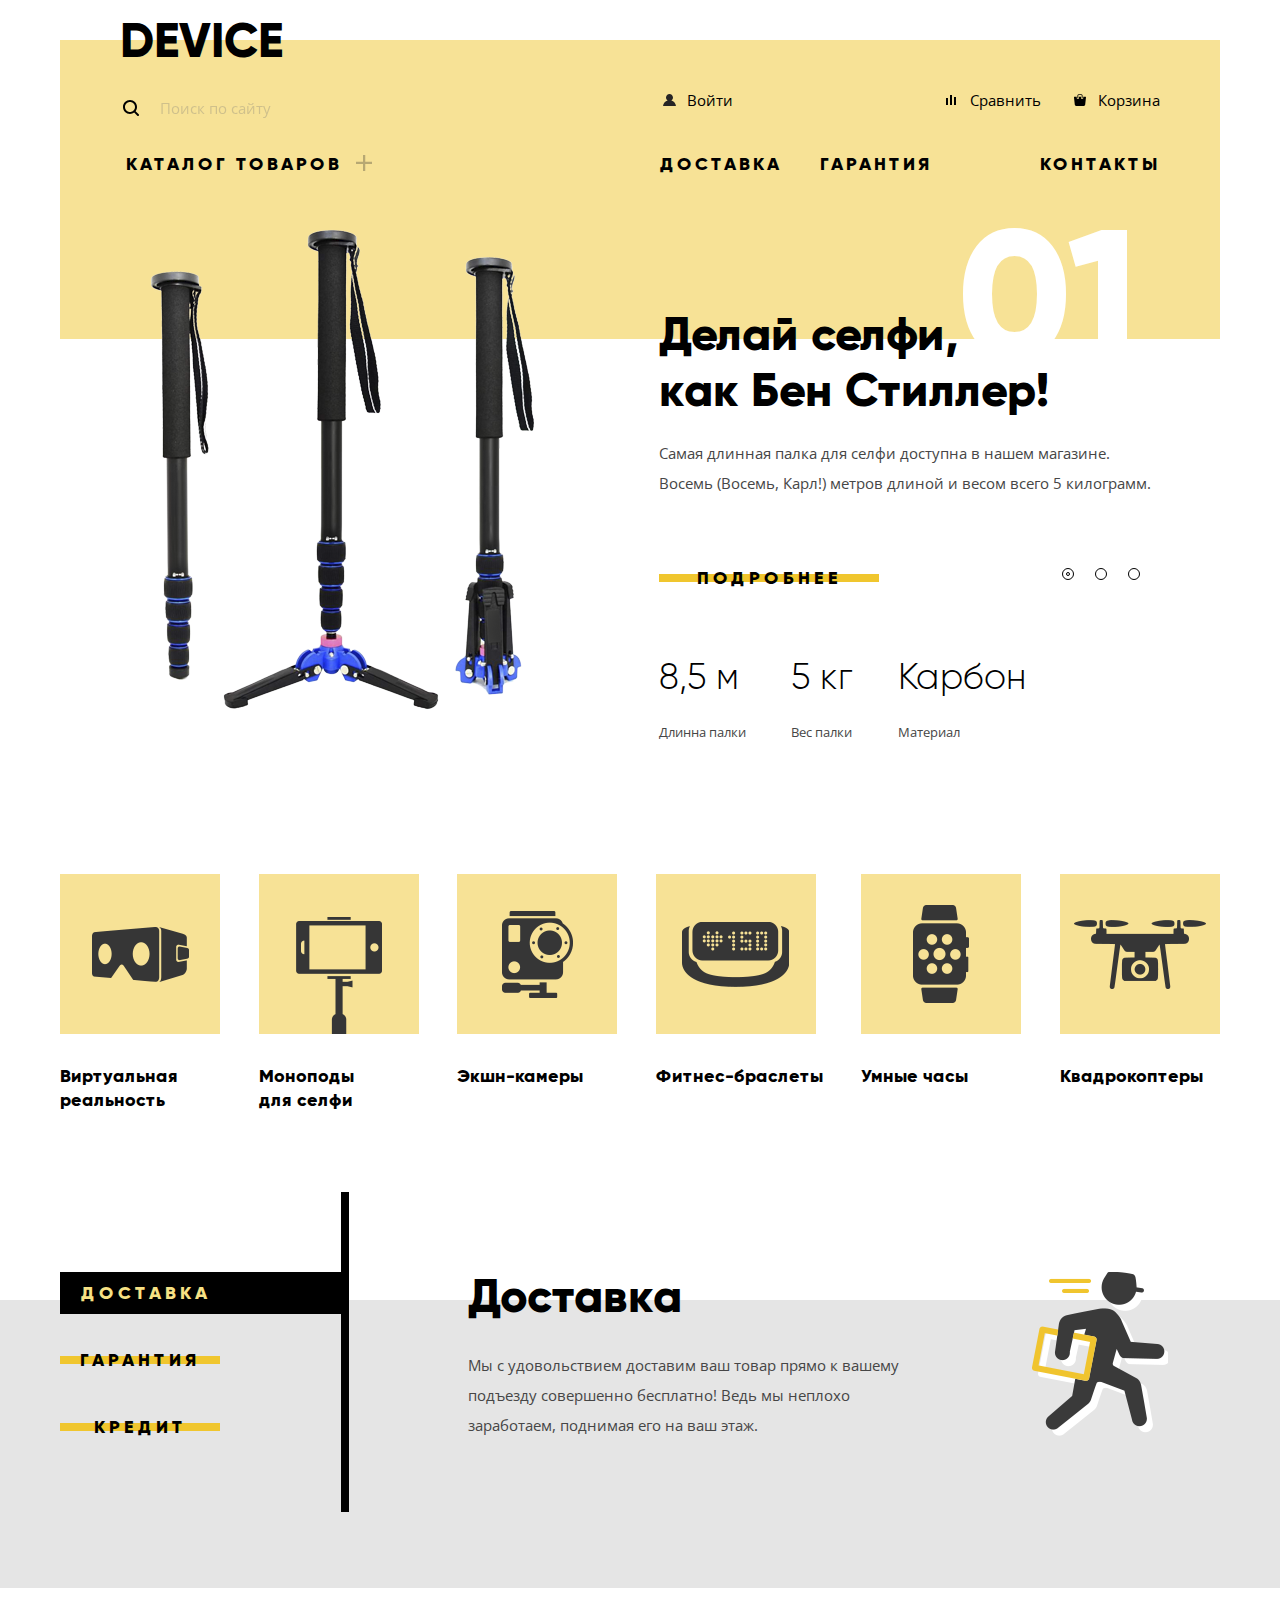
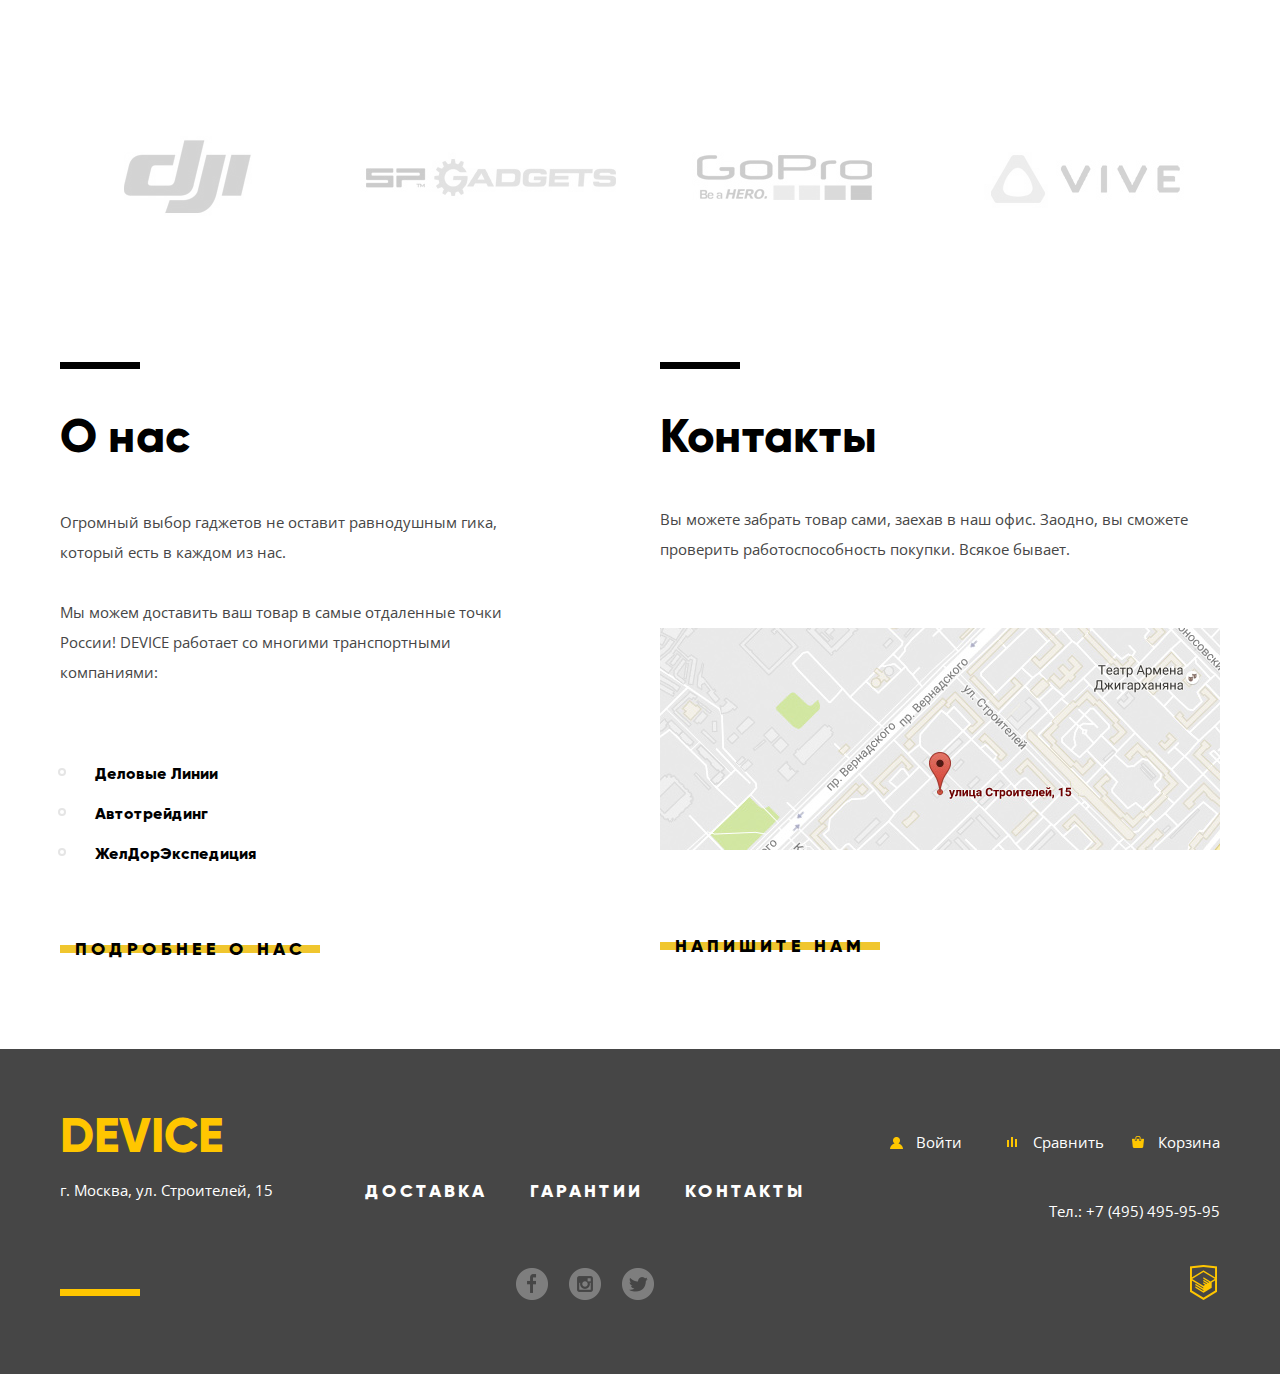
<file: device/index.html>
<!DOCTYPE html>
<html lang="ru">
<head>
	<meta charset="UTF-8">
	<title>Device</title>
	<link rel="stylesheet" href="normalize.css">
	<link rel="stylesheet" href="css/style.css">
	<link rel="stylesheet" href="font/gilroy.css">
	<link href="https://fonts.googleapis.com/css?family=Open+Sans&display=swap" rel="stylesheet">
</head>
<body>
	<header class="index-header">
		<div class="header-container">
			<a class="header-logo">Device</a>
			<div class="header-middle">
				<form action="" method="post" class="search">			
					<label for="header-search" class="visually-hidden">Поиск по сатйу</label>
					<div class="icon-search"></div>
					<input name="search" placeholder="Поиск по сайту" type="search" id="header-search">
					<button type="submit" class="search-button">Найти</button>
				</form>
				<nav class="header-navigation">
					<ul>
						<li><a href="login.html" class="header-login">Войти</a></li>
						<li><a href="compare.html" class="header-compare">Сравнить</a></li>
						<li><a href="basket.html" class="header-basket">Корзина</a></li>
					</ul>
				</nav>
			</div>
			<div class="header-end">
				<button class="button-catalog">Каталог товаров</button>
				<ul class="header-services-navigation">
					<li><a href="delivery.html">Доставка</a></li>
					<li><a href="warranty.html">Гарантия</a></li>
					<li><a href="contacts.html">Контакты</a></li>
				</ul>
			</div>
			<ul class="catalog-menu">
				<li>
					<a href="#">Виртуальная реальность</a>
					<a href="#">Моноподы для селфи</a>
					<a href="#">Экшн-камеры</a>
				</li>
				<li>
					<a href="#">Фитнес-браслеты</a>
					<a href="#">Умные часы</a>
				</li>
				<li><a href="#">Квадрокоптеры</a></li>
			</ul>
		</div>
		<div class="header-background"></div>
	</header>
	
	<div class="services-background"></div>
	<main class="container">
		<h1 class="visually-hidden">Device - магазин электронной техники</h1>

		<section class="promo-products">
			<h2 class="visually-hidden">Промо товары</h2>
			<ul class="slide-switches">
				<li class="slide-radio">
					<button class="slide-btn slide-btn-active" id="btn_slide_1"><span class="visually-hidden">Первый слайд</span></button>
				</li>
				<li class="slide-radio">
					<button class="slide-btn" id="btn_slide_2"><span class="visually-hidden">Второй слайд</span></button>
				</li>
				<li class="slide-radio">
					<button class="slide-btn" id="btn_slide_3"><span class="visually-hidden">Третий слайд</span></button>
				</li>
			</ul>
			<ul class="products-slider">
				<li class="show-item" id="slide-1">
					<img src="img/slider-selfie-stick.png" width="384" height="486" alt="Селфи-палка">
					
					
					<div class="slide-description">
						<h3>Делай селфи,<br>как Бен Стиллер!</h3>
						<p class="description">
							Самая длинная палка для селфи доступна в нашем магазине.<br>
							Восемь (Восемь, Карл!) метров длиной и весом всего 5 килограмм.
						</p>
						<a class="button" href="#">Подробнее</a>
						<b class="slide-number">01</b>
						<ul class="specifications">
							<li>
								<p>
									<b>8,5 м</b>
									<br>Длинна палки	
								</p>								
							</li>
							<li>
								<p>
									<b>5 кг</b>
									<br>Вес палки	
								</p>
								
							</li>
							<li>
								<p>
									<b>Карбон</b>
									<br>Материал
								</p>								
							</li>
						</ul>
					</div>
					
				</li>

				<li id="slide-2">
					<img src="img/slider-bracelet.png" width="345" height="485" alt="Умный браслет">
					<div class="slide-description">
						<h3>Худеем<br>правильно!</h3>
						<p class="description">
							Мотивирующие фитнес-браслеты помогут найти в себе силы<br>
							не пропускать занятия и соблюдать диету.
						</p>
						<a class="button" href="#">Подробнее</a>
						<b class="slide-number">02</b>
						<ul class="specifications">
							<li>
								<p>
									<b>48 часов</b>
									<br>Без подзарядки
								</p>							
							</li>
						</ul>
					</div>					
				</li>

				<li id="slide-3">
					<img src="img/slider-quadcopter.png" width="526" height="334" alt="Квадракоптер с лазером">
					<div class="slide-description">
						<h3>Порхает как бабочка,<br>жалит как пчела!</h3>
						<p class="description">
							Этот обычный, на первый взгляд, квадрокоптер оснащен<br>
							мощным лазером, замаскированным под стандартную камеру.
						</p>
						<a class="button" href="#">Подробнее</a>
						<b class="slide-number">03</b>
						<ul class="specifications">
							<li>
								<p>
									<b>800 м</b>
									<br>Дальность полёта	
								</p>
							</li>
							<li>
								<p>
									<b>50 м</b>
									<br>Радиус поражения	
								</p>	
							</li>
						</ul>	
					</div>
				</li>
			</ul>
		</section>

		<section class="popular-products">
			<h2 class="visually-hidden">Популярные товары в магазине</h2>
			<ul class="popular-products-list">
				<li>
					<a href="#" class="popular-products-block">Виртуальная реальность</a>
					<a href="#" class="popular-products-desc">Виртуальная<br>реальность</a>						
				</li>
				<li>
					<a href="#" class="popular-products-block">Моноподы для селфи</a>
					<a href="#" class="popular-products-desc">Моноподы<br>для селфи</a>						
				</li>
				<li>
					<a href="#" class="popular-products-block">Экшн-камеры</a>
					<a href="#" class="popular-products-desc">Экшн-камеры</a>						
				</li>
				<li>
					<a href="#" class="popular-products-block">Фитнес-браслеты</a>
					<a href="#" class="popular-products-desc">Фитнес-браслеты</a>						
				</li>
				<li>
					<a href="#" class="popular-products-block">Умные часы</a>
					<a href="#" class="popular-products-desc">Умные часы</a>						
				</li>
				<li>
					<a href="#" class="popular-products-block">Квадрокоптеры</a>
					<a href="#" class="popular-products-desc">Квадрокоптеры</a>						
				</li>

			</ul>
		</section>

		<section class="services">
			<h2 class="visually-hidden">Услуги</h2>
			<ul class="services-nav">
				<li><button type="button" class="button services-button services-button-active" id="services-btn-1">Доставка</button></li>
				<li><button type="button" class="button services-button" id="services-btn-2">Гарантия</button></li>
				<li><button type="button" class="button services-button" id="services-btn-3">Кредит</button></li>
			</ul>
			<ul class="services-description">
				<li id="services-slide-1" class="services-slide-show">
					<h3>Доставка</h3>
					<p>Мы с удовольствием доставим ваш товар прямо к вашему подъезду совершенно бесплатно! Ведь мы неплохо заработаем, поднимая его на ваш этаж.</p>
				</li>
				<li id="services-slide-2">
					<h3>Гарантия</h3>
					<p>Если из-за возгорания купленного у нас товара у вас сгорит дом — не переживайте, мы выдадим вам новый. Товар, не дом, конечно же.</p>
				</li>
				<li id="services-slide-3">
					<h3>Кредит</h3>
					<p>Залезть в долговую яму стало проще! Кредитные консультанты подберут для вас наиболее выгодные условия кредита. Выгодные для нашего банка, разумеется.</p>
				</li>
			</ul>
		</section>

		<section class="brands">
			<h2 class="visually-hidden">Наши бренды</h2>
			<img src="img/dji.jpg" alt="Логотип компании DJI" width="260" height="100">
			<img src="img/spgadgets.jpg" alt="Логотип компании SpGadgets" width="260" height="100">
			<img src="img/gopro.jpg" alt="Логотип компании GoPro" width="260" height="100">
			<img src="img/vive.jpg" alt="Логотип компании Vive" width="260" height="100">
		</section>
		<div class="add-info">
			<section class="about-us">
				<h2>О нас</h2>
				<p>Огромный выбор гаджетов не оставит равнодушным гика, который есть в каждом из нас.</p>
				<p>Мы можем доставить ваш товар в самые отдаленные точки России! DEVICE работает со многими транспортными компаниями:</p>
				<ul>
					<li>Деловые Линии</li>
					<li>Автотрейдинг</li>
					<li>ЖелДорЭкспедиция</li>
				</ul>
				<a class="button" href="about_us.html">Подробнее о нас</a>
			</section>
			
			<section class="contacts">
				<h2>Контакты</h2>
				<p>Вы можете забрать товар сами, заехав в наш офис. Заодно, вы сможете проверить работоспособность покупки. Всякое бывает.</p>
				<img src="img/map.jpg" alt="Карта с адресом: улица Строителей, 15" width="560" height="222" class="img-map">
				<a class="button contacts-button" href="#">Напишите нам</a>
			</section>
		</div>		

	</main>
	

	<footer>
		<div class="footer-container">
			<div class="footer-left">
				<a class="footer-logo">Device</a>
				<p class="footer-contacts-adress">г. Москва, ул. Строителей, 15</p>
			</div>

			<div class="footer-center">
				<ul class="footer-services-navigation">
					<li><a href="delivery.html">Доставка</a></li>
					<li><a href="warranty.html">Гарантии</a></li>
					<li><a href="contacts.html">Контакты</a></li>
				</ul>
				<ul class="footer-social">
					<li><a href="#">Фейсбук</a></li>
					<li><a href="#">Инстаграм</a></li>
					<li><a href="#">Твиттер</a></li>
				</ul>
			</div>
			
			<div class="footer-right">
				<ul class="footer-navigation">
					<li><a href="login.html" class="footer-login">Войти</a></li>
					<li><a href="compare.html" class="footer-compare">Сравнить</a></li>
					<li><a href="basket.html" class="footer-basket">Корзина</a></li>
				</ul>
				<p class="footer-contacts-phone">Тел.: +7 (495) 495-95-95</p>
				<a href="https://htmlacademy.ru/">htmlacademy</a>
			</div>	
		</div>	
	</footer>

	<section class="popup-write-us">
		<h2 class="visually-hidden">Напишите нам</h2>
		<form action="" method="post" class="form-write-us">
			<div class="write-us-item">
				<label for="write-us-name">Ваше имя:</label>
				<input type="text" name="name" id="write-us-name" placeholder="Имя Фамилия">
			</div>
			
			<div class="write-us-item">
				<label for="write-us-email">Ваш e-mail:</label>
				<input type="text" name="email" id="write-us-email" placeholder="email@example.com">
			</div>

			<div class="write-us-item">
				<label for="write-us-message">Текст письма:</label>
				<textarea name="message" id="write-us-message" placeholder="В свободной форме"></textarea>
			</div>
			<button type="submit" class="button write-us-button">Отправить</button>
			<button type="button" class="button-close"><span class="visually-hidden">Закрыть</span></button>
		</form>
	</section>

	<section class="popup-map">
		<h2 class="visually-hidden">Как до нас добраться?</h2>
		<iframe src="https://yandex.kz/map-widget/v1/-/CCWviW0J" width="960" height="559" frameborder="1" allowfullscreen="true"></iframe>
		<img src="img/map-big.jpg" alt="Карта с адресом: улица Строителей, 15" width="960" height="559">
		<button type="button" class="button-close"><span class="visually-hidden">Закрыть</span></button>
	</section>
	
	<script>
		var popup_write = document.querySelector(".popup-write-us");
		var write_link = document.querySelector(".contacts-button");	
		var write_close = popup_write.querySelector(".button-close");

		var popup_map = document.querySelector(".popup-map");
		var map_link = document.querySelector(".img-map");	
		var map_close = popup_map.querySelector(".button-close");

		var btn_slide_1 = document.querySelector("#btn_slide_1");
		var btn_slide_2 = document.querySelector("#btn_slide_2");
		var btn_slide_3 = document.querySelector("#btn_slide_3");


		var slide_1 = document.querySelector("#slide-1");
		var slide_2 = document.querySelector("#slide-2");
		var slide_3 = document.querySelector("#slide-3");

		var services_btn_1 = document.querySelector("#services-btn-1");
		var services_btn_2 = document.querySelector("#services-btn-2");
		var services_btn_3 = document.querySelector("#services-btn-3");

		var services_slide_1 = document.querySelector("#services-slide-1");
		var services_slide_2 = document.querySelector("#services-slide-2");
		var services_slide_3 = document.querySelector("#services-slide-3");

		var button_catalog = document.querySelector(".button-catalog")
		var catalog_menu = document.querySelector(".catalog-menu");


		write_link.addEventListener("click", function(evt) {
			evt.preventDefault();
			popup_write.classList.add("popup-show");
		})

		write_close.addEventListener("click", function(evt) {
			evt.preventDefault();
			popup_write.classList.remove("popup-show");
		})

		map_link.addEventListener("click", function() {
			popup_map.classList.add("popup-map-show");
		})

		map_close.addEventListener("click", function(evt) {
			evt.preventDefault();
			popup_map.classList.remove("popup-map-show");
		})

		btn_slide_1.addEventListener("click", function(evt){
			evt.preventDefault();
			btn_slide_1.classList.add("slide-btn-active");
			btn_slide_2.classList.remove("slide-btn-active");
			btn_slide_3.classList.remove("slide-btn-active");

			slide_1.classList.add("show-item");
			slide_2.classList.remove("show-item");
			slide_3.classList.remove("show-item");
		})

		btn_slide_2.addEventListener("click", function(evt){
			evt.preventDefault();
			btn_slide_1.classList.remove("slide-btn-active");
			btn_slide_2.classList.add("slide-btn-active");
			btn_slide_3.classList.remove("slide-btn-active");

			slide_1.classList.remove("show-item");
			slide_2.classList.add("show-item");
			slide_3.classList.remove("show-item");
		})

		btn_slide_3.addEventListener("click", function(evt){
			evt.preventDefault();
			btn_slide_1.classList.remove("slide-btn-active");
			btn_slide_2.classList.remove("slide-btn-active");
			btn_slide_3.classList.add("slide-btn-active");

			slide_1.classList.remove("show-item");
			slide_2.classList.remove("show-item");
			slide_3.classList.add("show-item");
		})

		services_btn_1.addEventListener("click", function(evt){
			evt.preventDefault();
			services_btn_1.classList.add("services-button-active");
			services_btn_2.classList.remove("services-button-active");
			services_btn_3.classList.remove("services-button-active");

			services_slide_1.classList.add("services-slide-show");
			services_slide_2.classList.remove("services-slide-show");
			services_slide_3.classList.remove("services-slide-show");

		})

		services_btn_2.addEventListener("click", function(evt){
			evt.preventDefault();
			services_btn_1.classList.remove("services-button-active");
			services_btn_2.classList.add("services-button-active");
			services_btn_3.classList.remove("services-button-active");

			services_slide_1.classList.remove("services-slide-show");
			services_slide_2.classList.add("services-slide-show");
			services_slide_3.classList.remove("services-slide-show");

		})

		services_btn_3.addEventListener("click", function(evt){
			evt.preventDefault();
			services_btn_1.classList.remove("services-button-active");
			services_btn_2.classList.remove("services-button-active");
			services_btn_3.classList.add("services-button-active");

			services_slide_1.classList.remove("services-slide-show");
			services_slide_2.classList.remove("services-slide-show");
			services_slide_3.classList.add("services-slide-show");

		})

		button_catalog.addEventListener("click", function(evt){
			evt.preventDefault();
			catalog_menu.classList.toggle("catalog-menu-active");
		})
	</script>

</body>
</html>
</file>
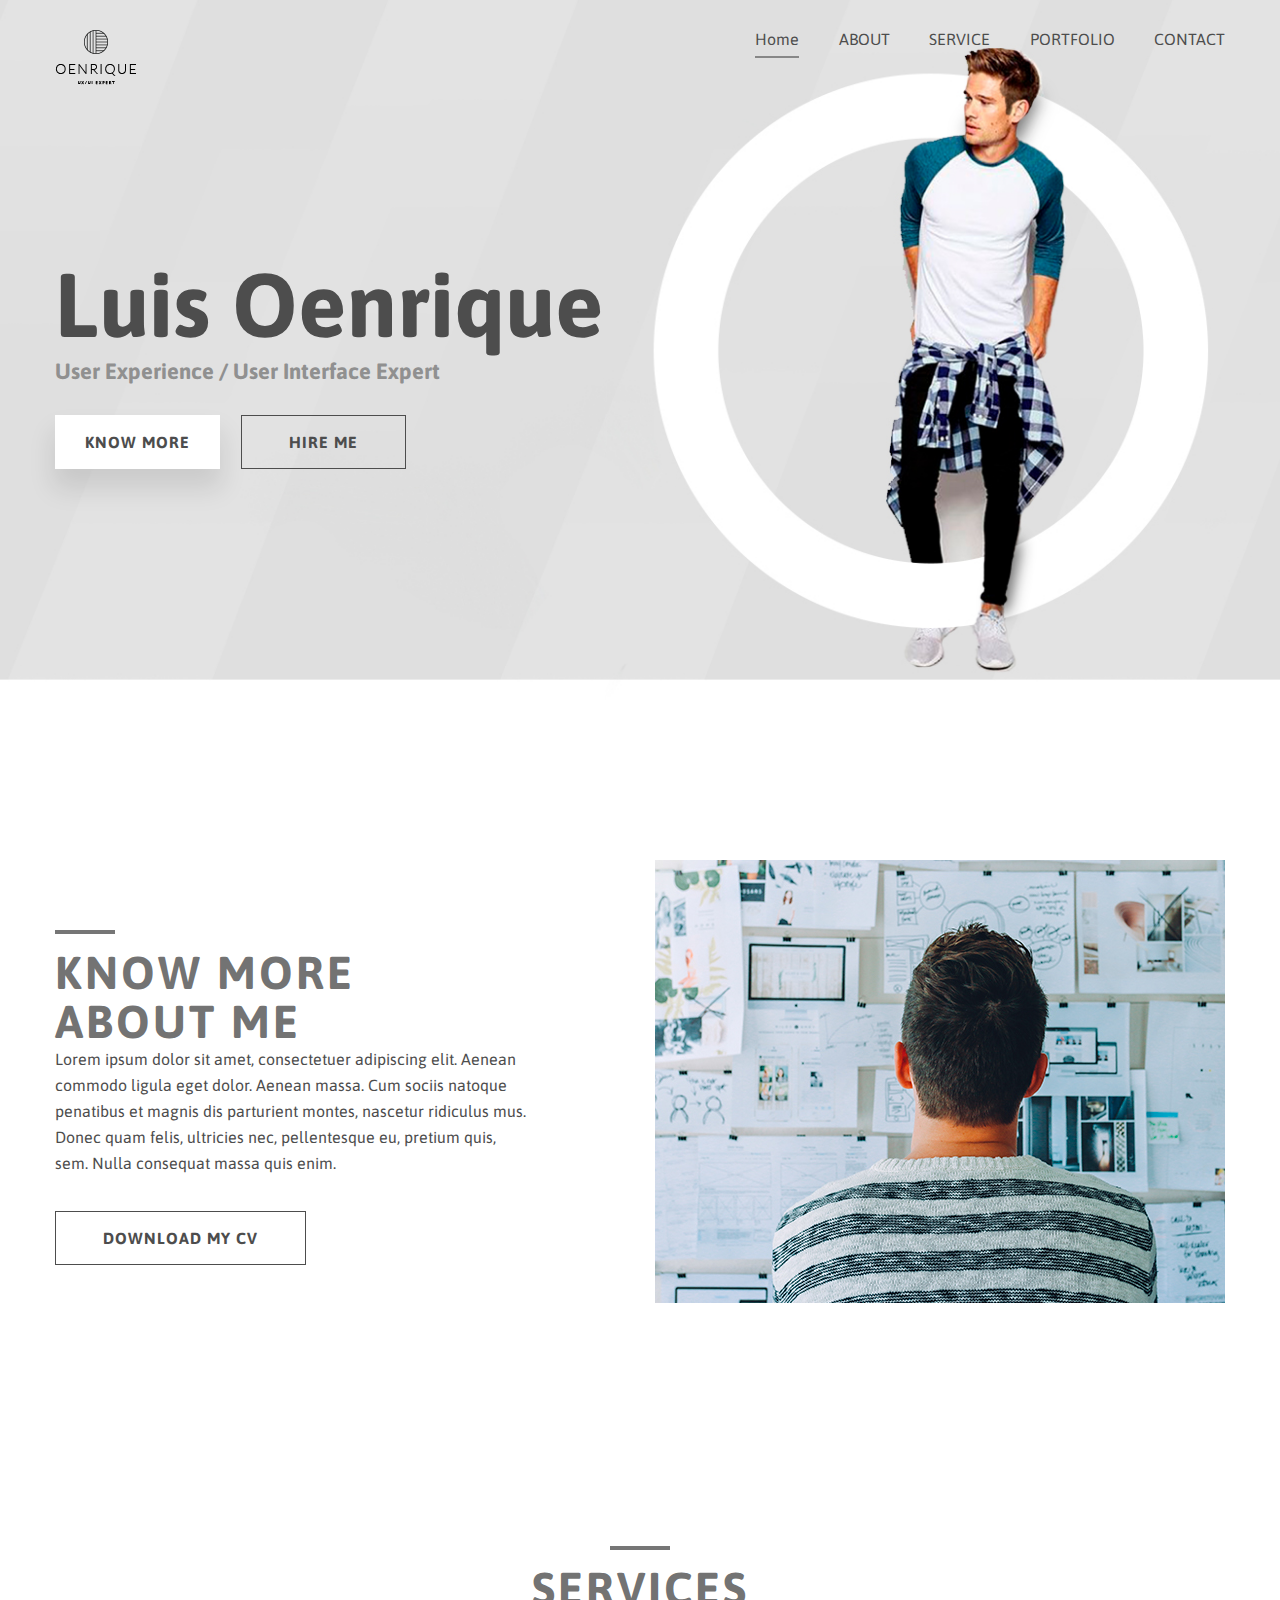
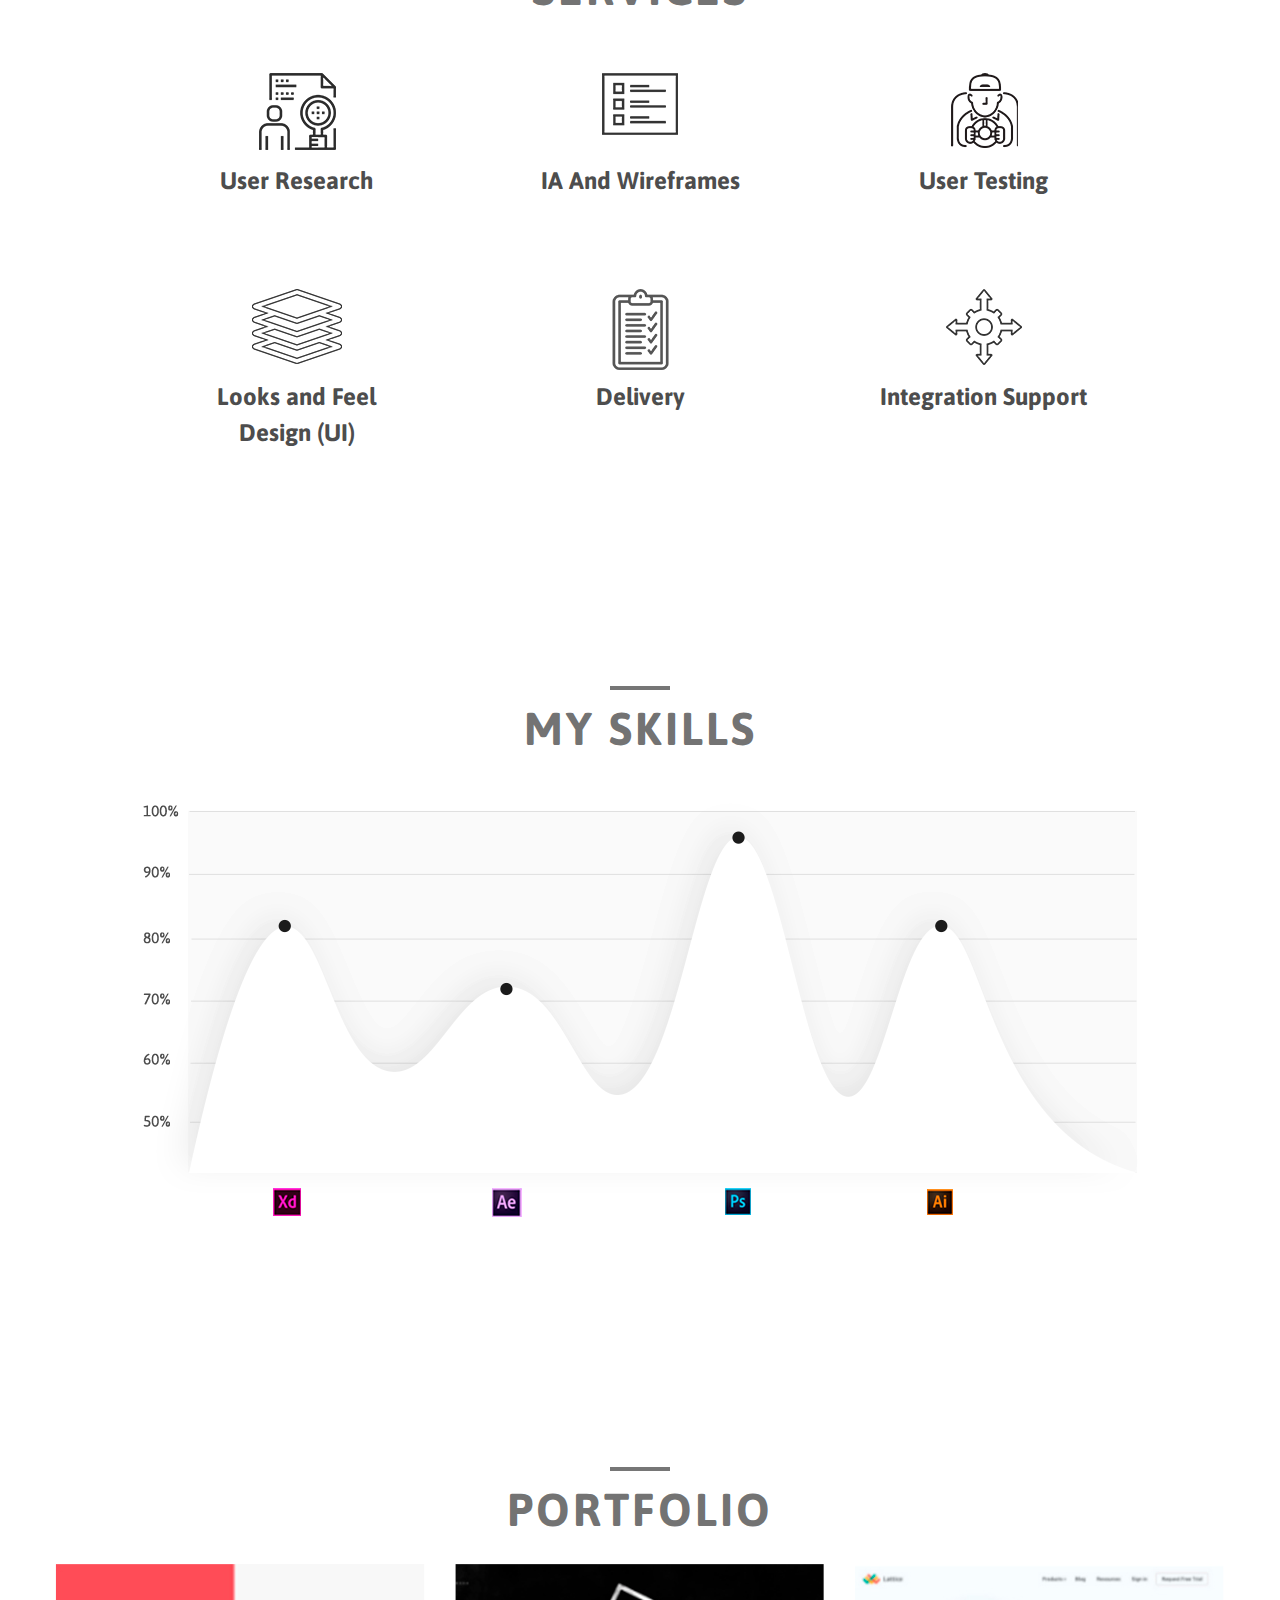
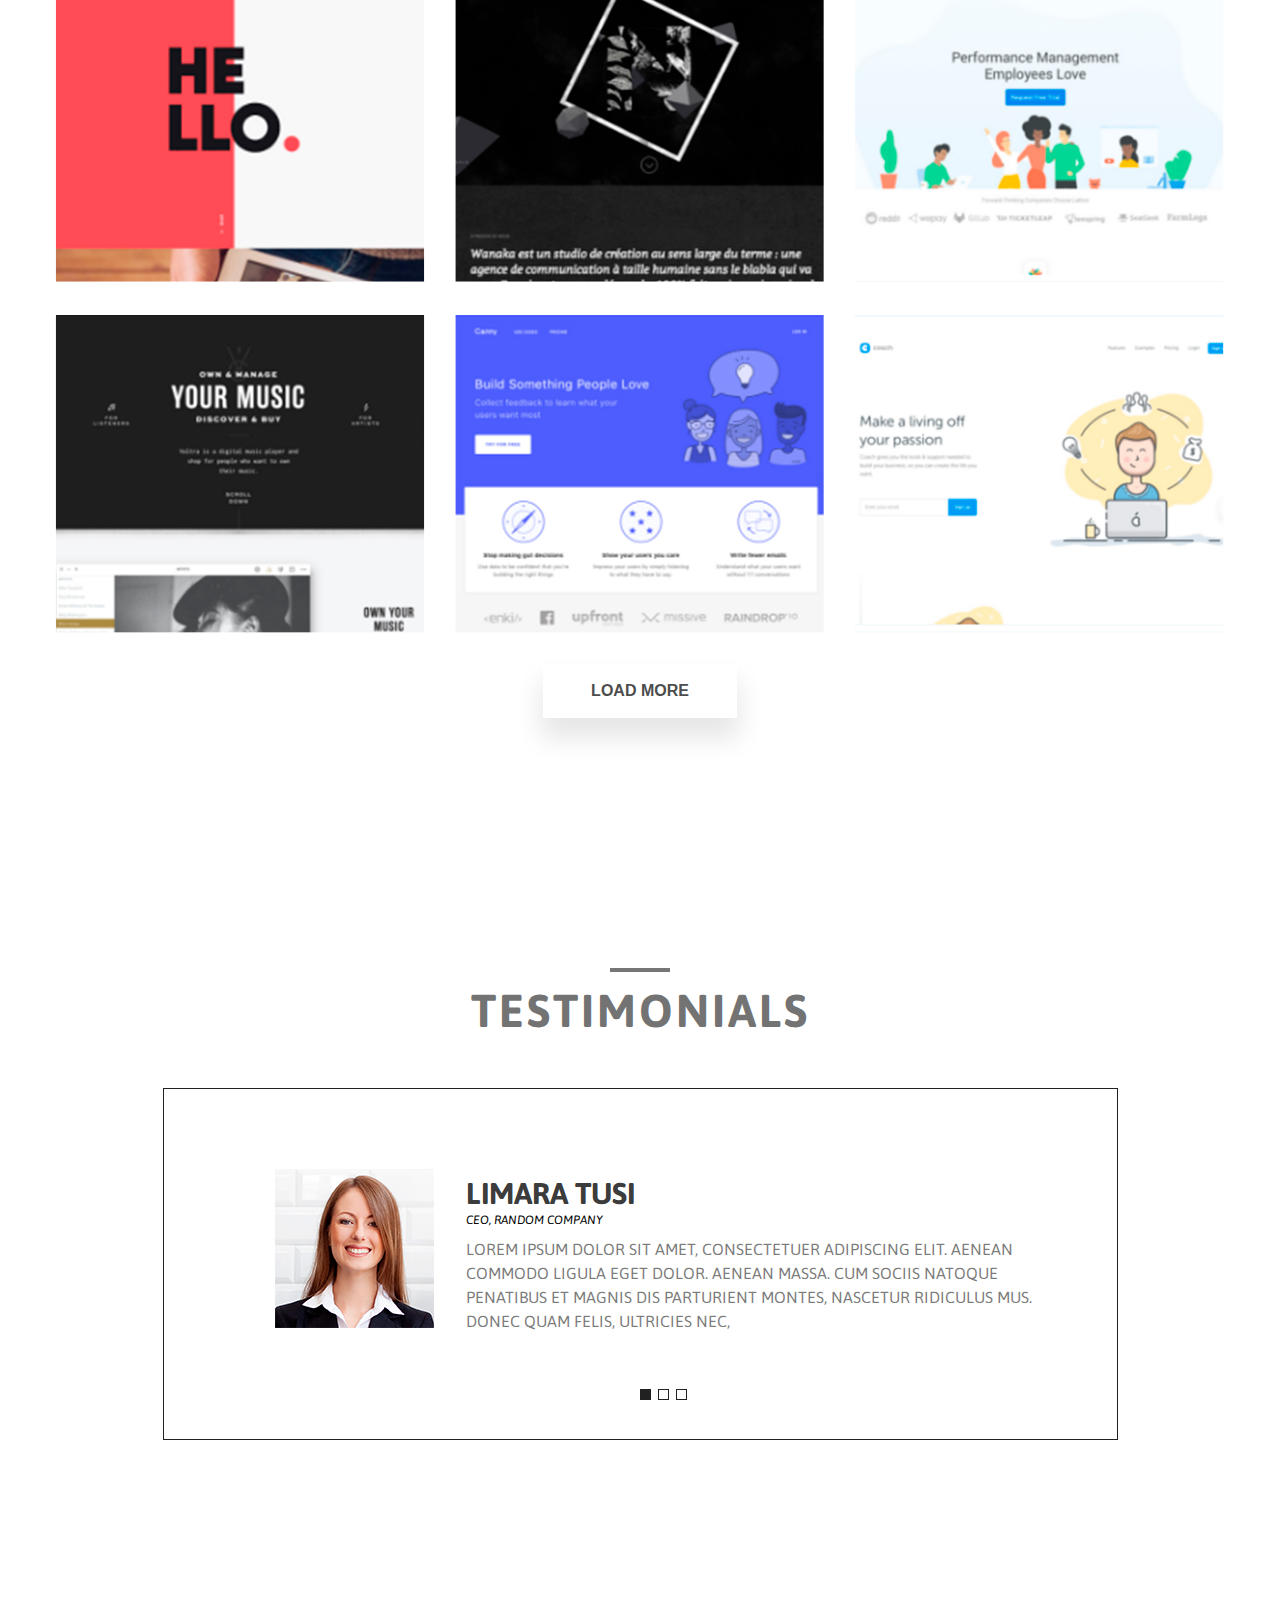
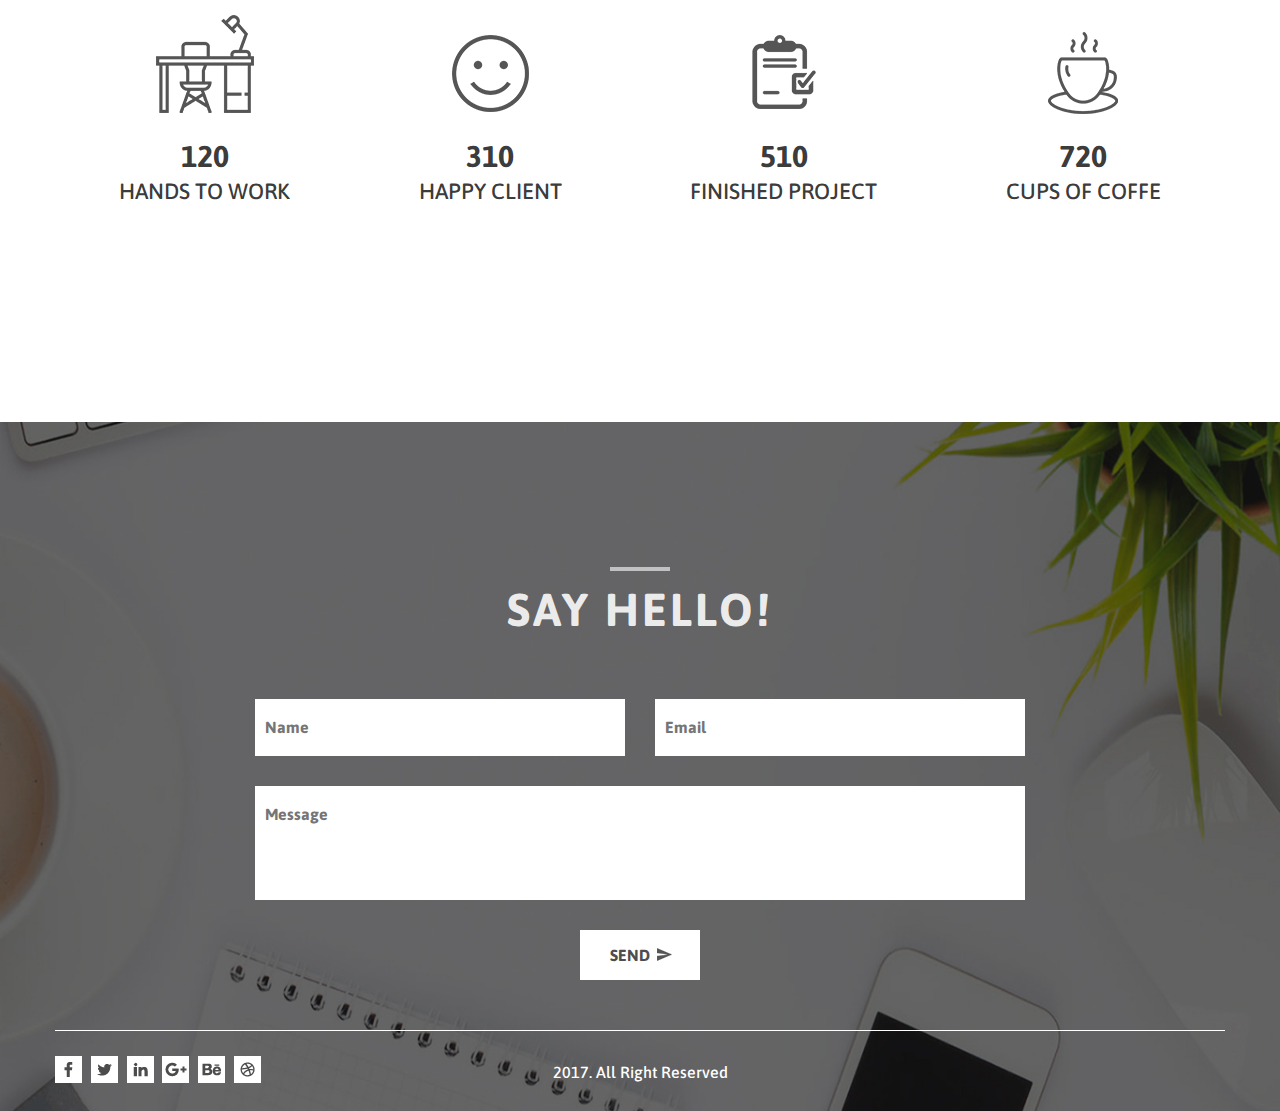
<file: luis-oenrique/index.html>
<!DOCTYPE html>
<html lang="en">
<head>
	<meta charset="UTF-8">
	<title>Luis Oenrique</title>
	<link href="https://fonts.googleapis.com/css?family=Asap:400,700&display=swap" rel="stylesheet">
	<link href="css/style.css" rel="stylesheet">
</head>
<body>
	<header>
		<div class="container">
			<nav class="header-navigation">
				<ul class="header-navigation-list">
					<li><a href="#" class="header-logo"><img src="img/header-logo.png" alt="Luis Qenrique company logo" width="81" height="55"></a></li>
					<li class="header-navigation-container">
						<ul>
							<li><a class="link-active">Home</a></li>
							<li><a href="about.html">About</a></li>
							<li><a href="service.html">Service</a></li>
							<li><a href="portfolio.html">Portfolio</a></li>
							<li><a href="contact.html">Contact</a></li>
						</ul>	
					</li>
				</ul>
			</nav>
			<h1 class="main-heading">Luis Oenrique</h1>
			<p class="main-heading-desc">User Experience / User Interface Expert</p>
			<a href="#" class="button button-know-more">Know more</a>
			<a href="#" class="button button-hire-me">Hire me</a>	
		</div>	
	</header>

	<main class="container">
		<section class="know-more">
			<div class="know-more-left">
				<h2 class="section-heading know-more-heading">Know more<br>about me</h2>
				<p class="know-more-desc">Lorem ipsum dolor sit amet, consectetuer adipiscing elit. Aenean commodo ligula eget dolor. Aenean massa. Cum sociis natoque penatibus et magnis dis parturient montes, nascetur ridiculus mus. Donec quam felis, ultricies nec, pellentesque eu, pretium quis, sem. Nulla consequat massa quis enim.</p>
				<a href="" class="button button-download-cv">Download my cv</a>
			</div>
			<img src="img/know-more-img.jpg" alt="The guy looking at the blackboard" width="570" height="443">
		</section>

		<section class="services">
			<h2 class="section-heading">Services</h2>
			<ul class="services-list">
				<li>User Research</li>
				<li>IA And Wireframes</li>
				<li>User Testing</li>
				<li>Looks and Feel<br>Design (UI)</li>
				<li>Delivery</li>
				<li>Integration Support</li>
			</ul>
		</section>

		<section class="my-skills">
			<h2 class="section-heading">My skills</h2>
			<img src="img/skill-board.png" alt="Skill board" width="995" height="414">
		</section>

		<section class="portfolio">
			<h2 class="section-heading">Portfolio</h2>
			<ul class="works-list">
				<li><img src="img/work-1.jpg" alt="First work"></li>
				<li><img src="img/work-2.jpg" alt="Second work"></li>
				<li><img src="img/work-3.jpg" alt="Third work"></li>
				<li><img src="img/work-4.jpg" alt="Fourth work"></li>
				<li><img src="img/work-5.jpg" alt="Fifth work"></li>
				<li><img src="img/work-6.jpg" alt="Sixth work"></li>
			</ul>
			<button type="button" class="button button-load-more">Load more</button>
		</section>
		
		<section class="testimonials">
			<h2 class="section-heading">Testimonials</h2>
			<ul class="testimonials-list">
				<li>
					<img src="img/reviewer-photo.jpg" alt="Reviewer photo" width="159" height="159">
					<div class="testimonials-item-right">
						<h3 class="reviewer-name">Limara Tusi</h3>
						<p class="reviewer-position">CEO, Random company</p>
						<p class="reviewer-comment">Lorem ipsum dolor sit amet, consectetuer adipiscing elit. Aenean commodo ligula eget dolor. Aenean massa. Cum sociis natoque penatibus et magnis dis parturient montes, nascetur ridiculus mus. Donec quam felis, ultricies nec,</p>	
					</div>					
				</li>
				<li>
					<img src="img/reviewer-photo.jpg" alt="Reviewer photo" width="159" height="159">
					<div class="testimonials-item-right">
						<h3 class="reviewer-name">Limara Tusi</h3>
						<p class="reviewer-position">CEO, Random company</p>
						<p class="reviewer-comment">Lorem ipsum dolor sit amet, consectetuer adipiscing elit. Aenean commodo ligula eget dolor. Aenean massa. Cum sociis natoque penatibus et magnis dis parturient montes, nascetur ridiculus mus. Donec quam felis, ultricies nec,</p>	
					</div>					
				</li>
				<li>
					<img src="img/reviewer-photo.jpg" alt="Reviewer photo" width="159" height="159">
					<div class="testimonials-item-right">
						<h3 class="reviewer-name">Limara Tusi</h3>
						<p class="reviewer-position">CEO, Random company</p>
						<p class="reviewer-comment">Lorem ipsum dolor sit amet, consectetuer adipiscing elit. Aenean commodo ligula eget dolor. Aenean massa. Cum sociis natoque penatibus et magnis dis parturient montes, nascetur ridiculus mus. Donec quam felis, ultricies nec,</p>	
					</div>					
				</li>
				<li>
					<ul class="switches-list">
						<li><button type="button" class="slide-swithe slide-swithe-active"><span class="visually-hidden">First slide</span></button></li>
						<li><button type="button" class="slide-swithe"><span class="visually-hidden">Second slide</span></button></li>
						<li><button type="button" class="slide-swithe"><span class="visually-hidden">Third slide</span></button></li>
					</ul>	
				</li>
			</ul>
			
		</section>

		<section class="statistics">
			<h2 class="visually-hidden">Statistics</h2>
			<ul class="statistics-list">
				<li><span>120</span><br>Hands to Work</li>
				<li><span>310</span><br>Happy Client</li>
				<li><span>510</span><br>Finished Project</li>
				<li><span>720</span><br>Cups of Coffe</li>
			</ul>
		</section>

	</main>
	
	<div class="footer-bg">
		<div class="container">
			<section class="say-hello">
				<h2 class="section-heading">Say hello!</h2>
				<form action="index.html">
					<div class="say-hello-wrapper">
						<label for="say-hello-name"><span class="visually-hidden">Name</span></label>
						<input type="text" placeholder="Name" name="name" id="say-hello-name">

						<label for="say-hello-email"><span class="visually-hidden">Email</span></label>
						<input type="text" placeholder="Email" name="email" id="say-hello-email" class="form-email">	
					</div>	
					<label for="say-hello-message"><span class="visually-hidden">Message</span></label>
					<textarea name="message" id="say-hello-message" placeholder="Message"></textarea>

					<button type="submit" class="button-send">Send</button>
				</form>
			</section>	
			<footer>
				<ul class="social-list">
					<li><a href=""><span class="visually-hidden">Facebook</span></a></li>
					<li><a href=""><span class="visually-hidden">Twitter</span></a></li>
					<li><a href=""><span class="visually-hidden">Linkedin</span></a></li>
					<li><a href=""><span class="visually-hidden">Google Plus</span></a></li>
					<li><a href=""><span class="visually-hidden">Behance</span></a></li>
					<li><a href=""><span class="visually-hidden">Dribbble</span></a></li>
				</ul>
				<p>2017. All Right Reserved</p>
			</footer>	
		</div>	
	</div>	
</body>
</html>
</file>
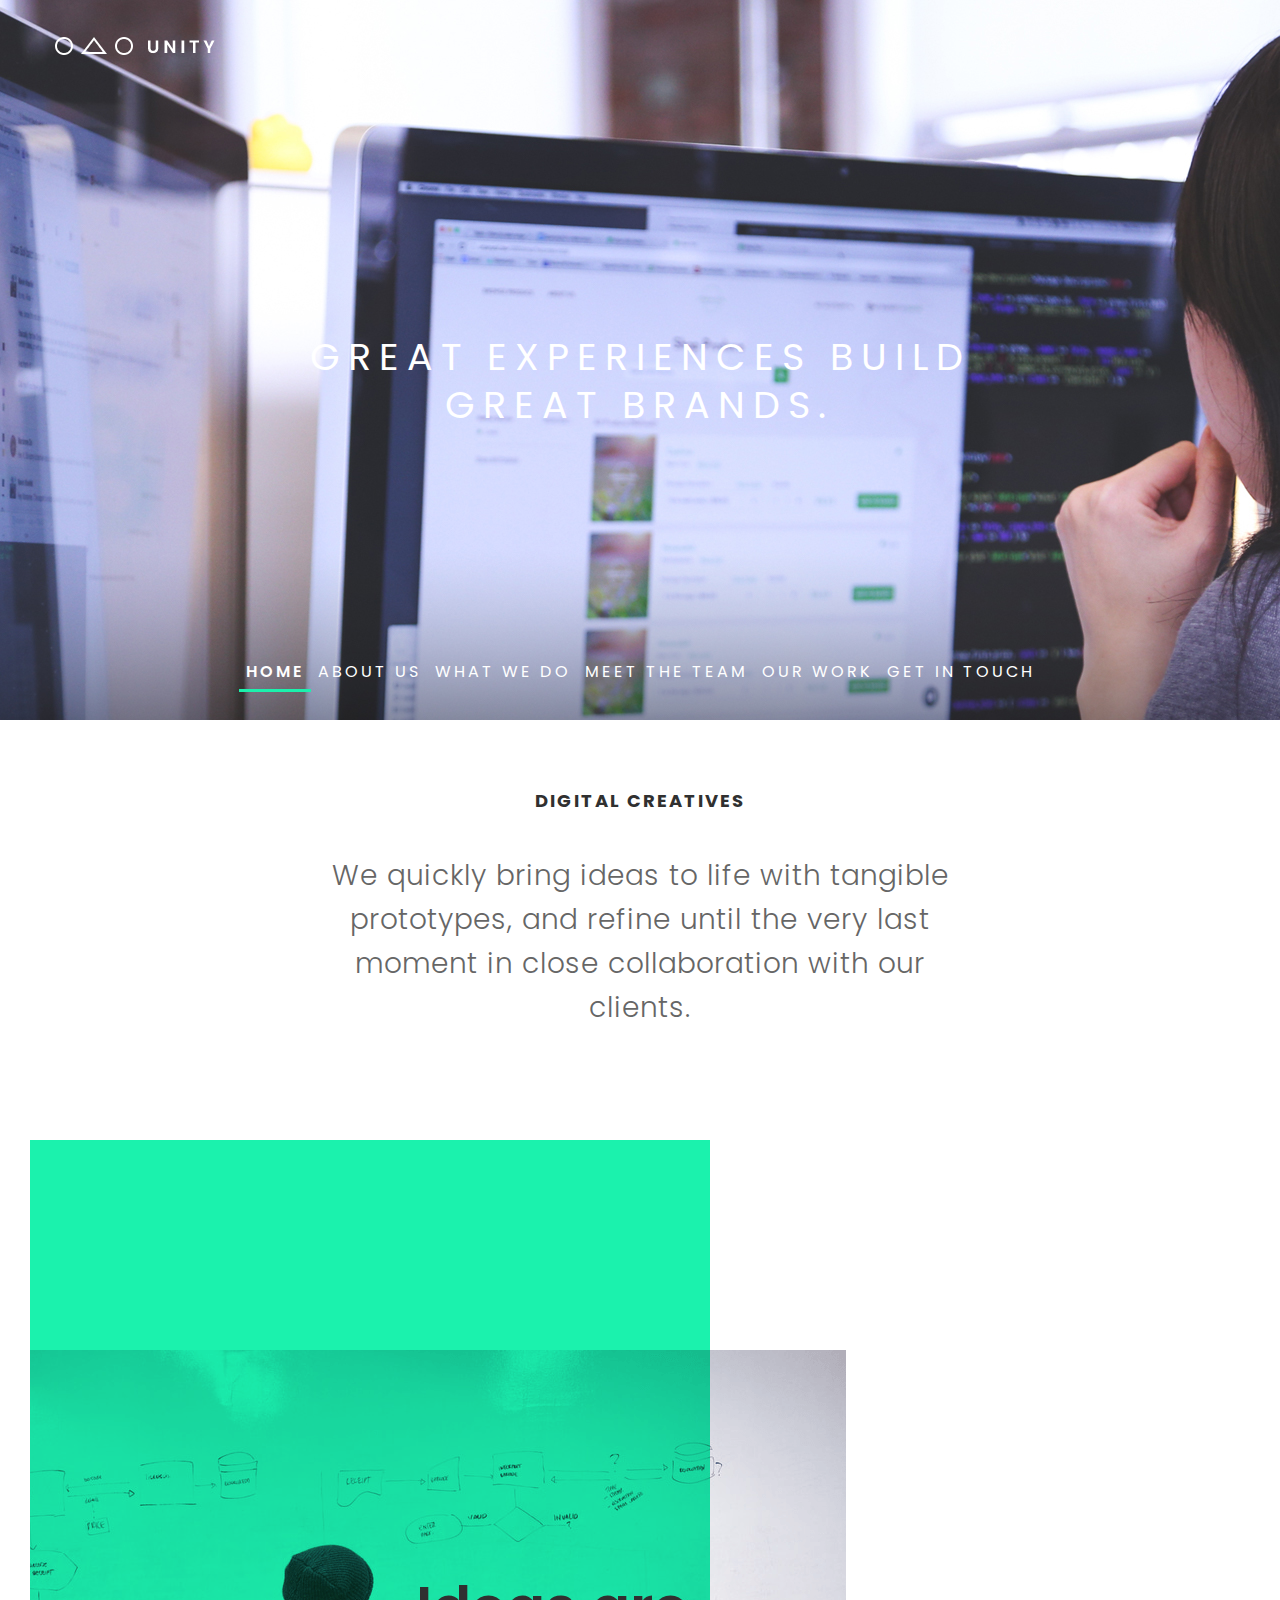
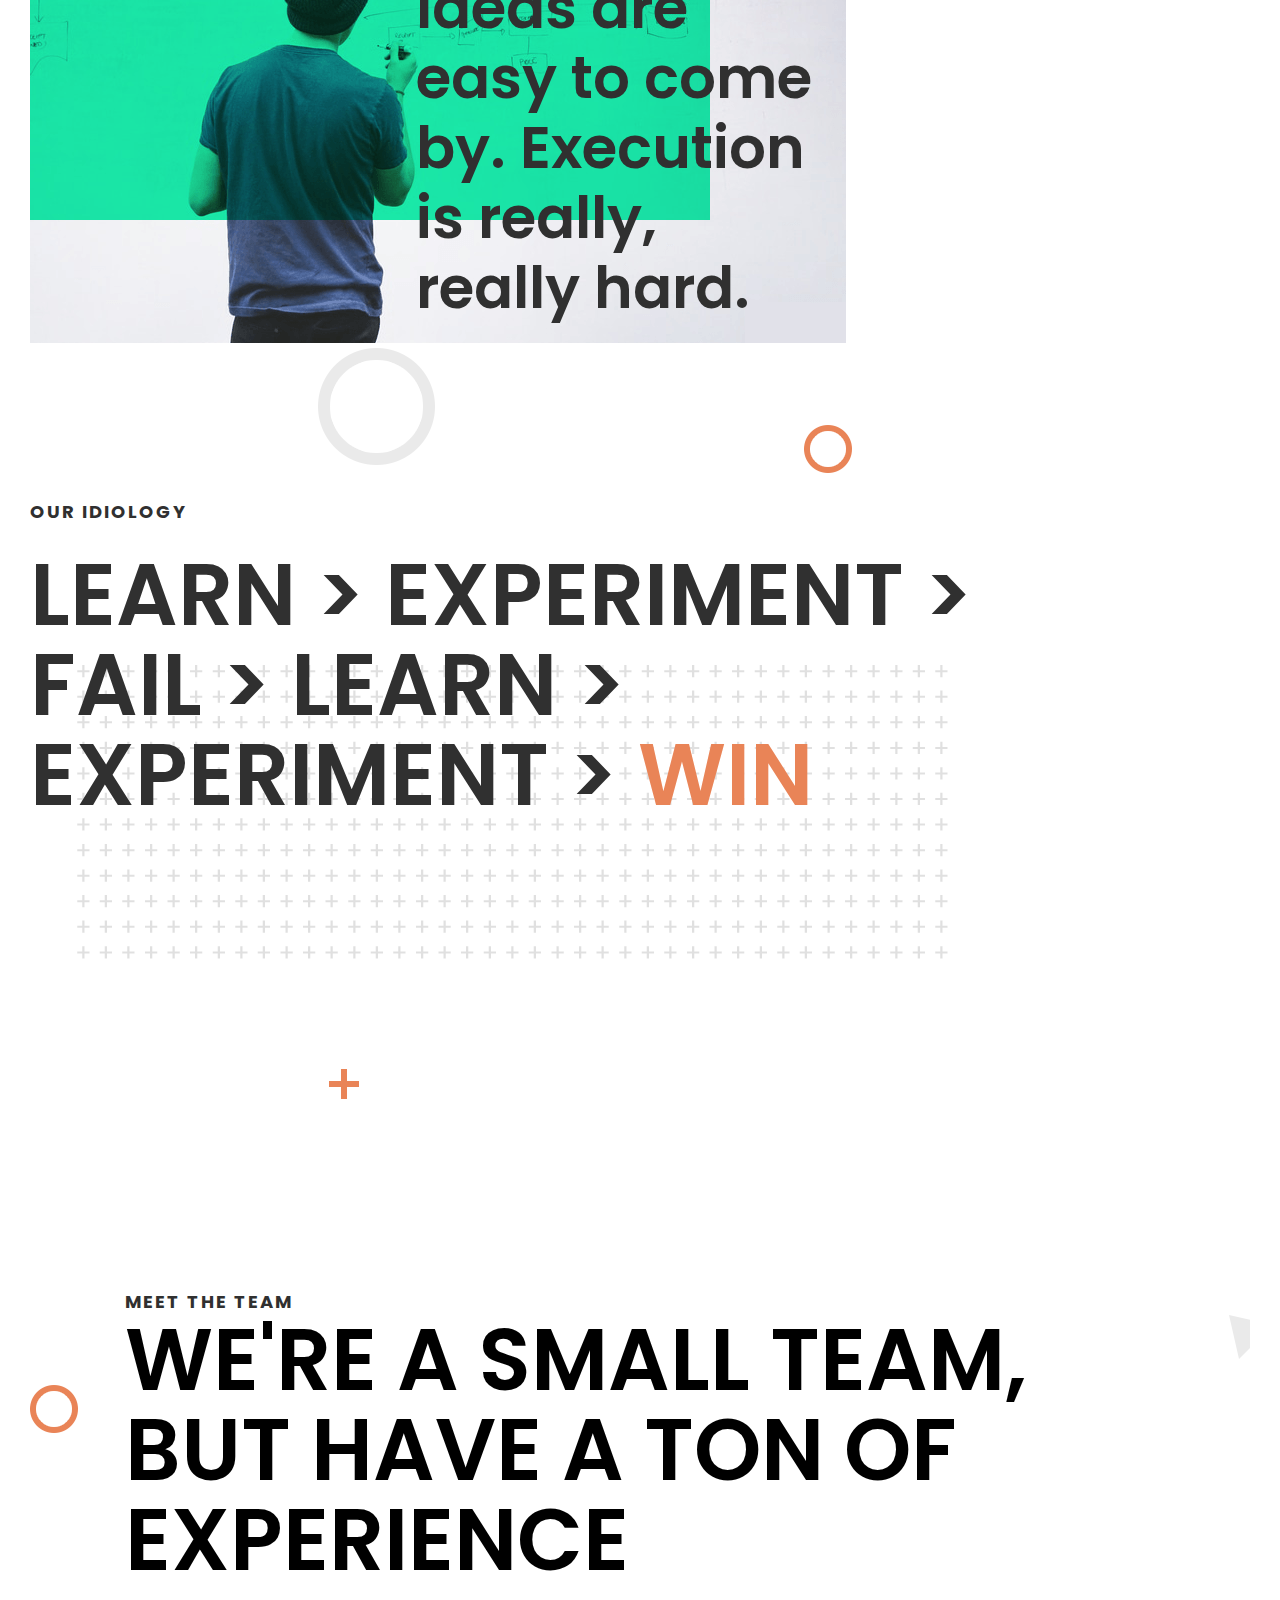
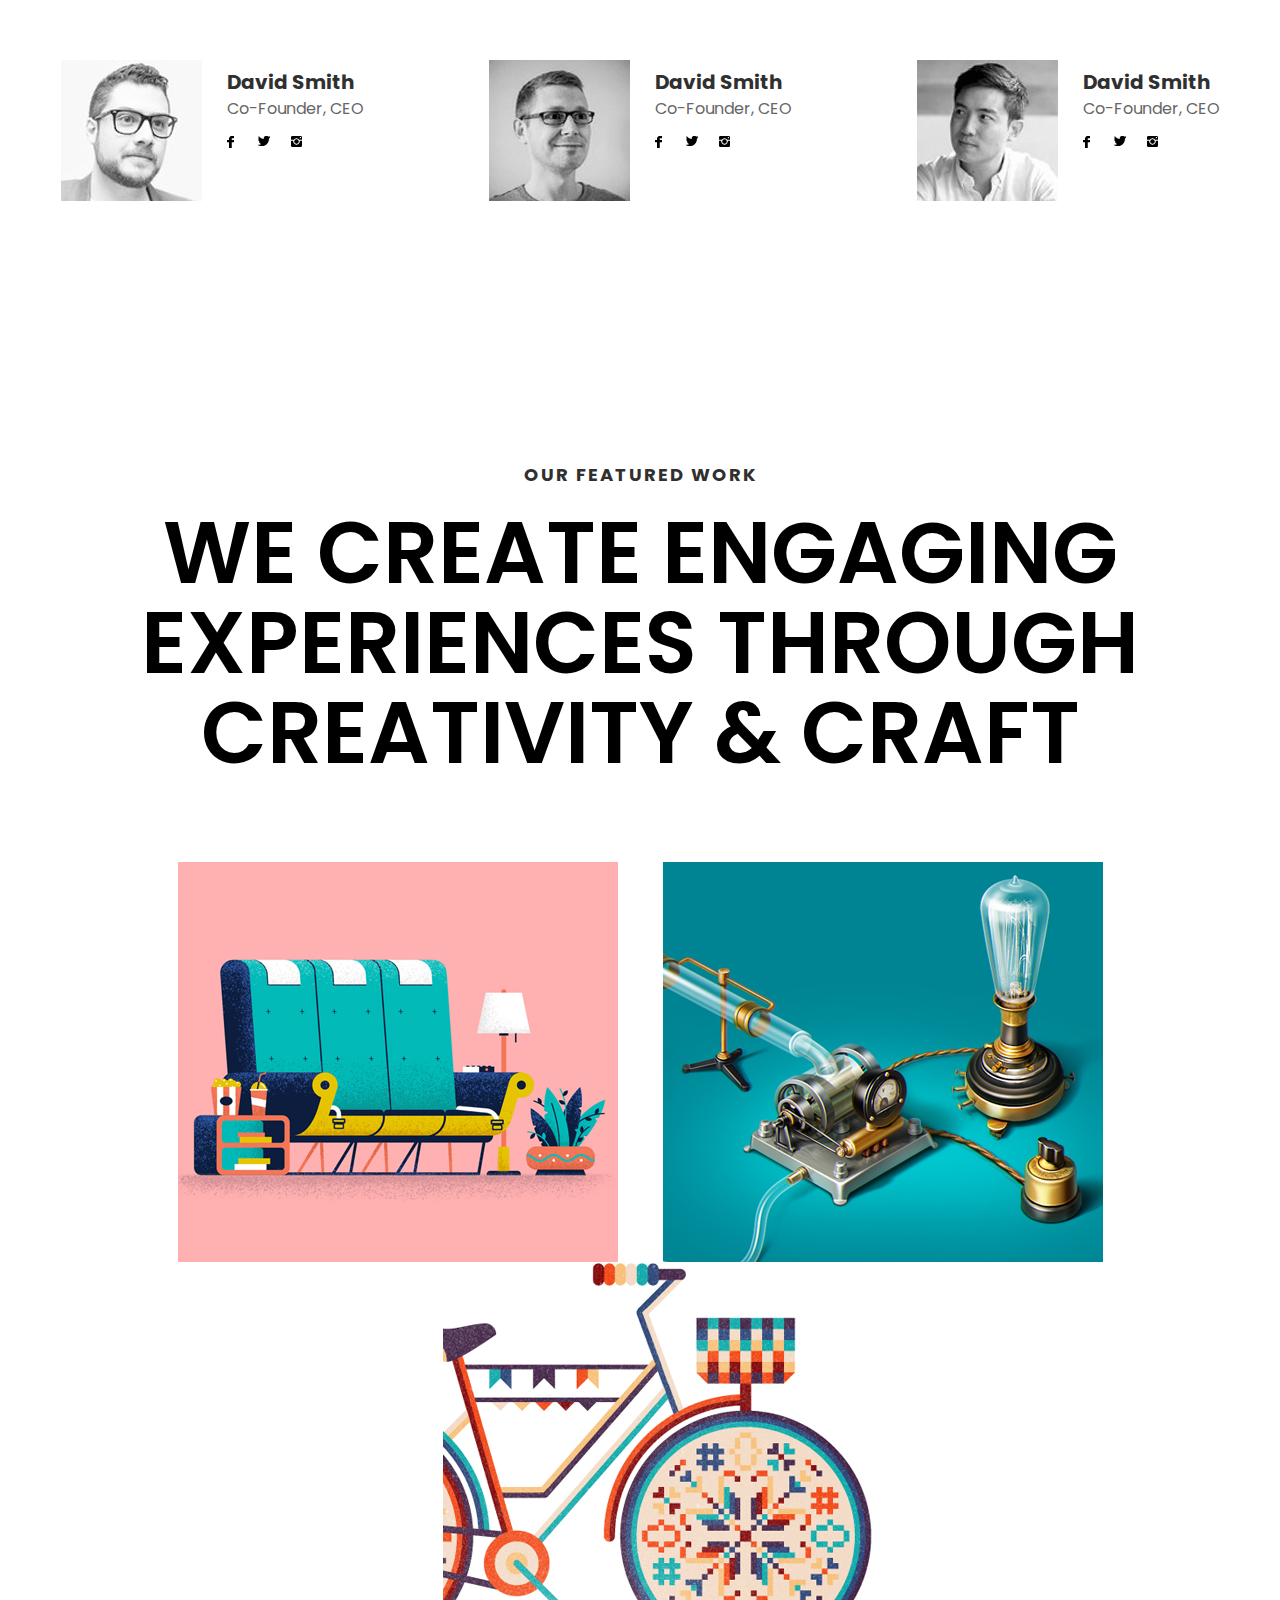
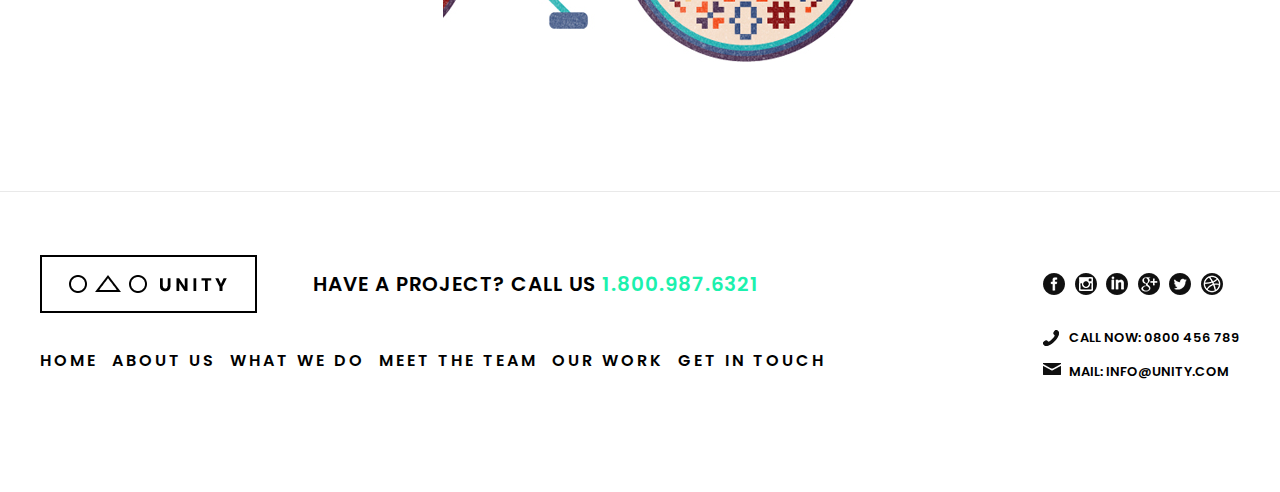
<file: unity/index.html>
<!DOCTYPE html>
<html lang="en">
<head>
	<meta charset="UTF-8">
	<title>Unity</title>
	<link href="css/minified-style.css" rel="stylesheet">
	<link href="https://fonts.googleapis.com/css?family=Poppins:300,400,600&display=swap" rel="stylesheet">
</head>
<body>
	<header class="main-header">
		<div class="header-container">
			<a href="#" class="index-logo"><img src="img/index-logo.png" width="160" height="18" alt="Unity company logo"></a>
			<nav class="main-navigation">
				<ul class="main-navigation-list">
					<li><a href="#" class="main-navigation-active">Home</a></li>
					<li><a href="about_us.html">About Us</a></li>
					<li><a href="what_we_do.html">What we do</a></li>
					<li><a href="team.html">Meet the team</a></li>
					<li><a href="work.html">Our work</a></li>
					<li><a href="get_in_touch.html">Get in touch</a></li>
				</ul>
			</nav>
			<b class="header-saying">
				Great experiences build<br>
				great brands.
			</b>	
		</div>
	</header>

	<main class="container">
		<h1 class="visually-hidden">Unity</h1>

		<section class="digital-creatives">
			<h2 class="section-heading">Digital creatives</h2>
			<p>We quickly bring ideas to life with tangible prototypes, and refine until the very last moment in close collaboration with our clients.</p>
		</section>

		<section class="our-ideology">
			<div class="our-ideology-right">
				<h2 class="section-heading">Our idiology</h2>
				<p class="our-ideology-saying">
					Learn > Experiment ><br> 
					Fail > Learn ><br>
					Experiment > <span>Win</span>
				</p>
			</div>
			<div class="our-ideology-left">
				<p>Ideas are easy to come by. Execution is really, really hard.</p>
			</div>
		</section>

		<section class="meet-the-team">
			<div class="meet-the-team-heading">
				<h2 class="section-heading">Meet the team</h2>
				<p>
					We're a small team,<br>
					but have a ton of experience
				</p>
			</div>
			<ul class="team-list">
				<li class="team-item">
					<img src="img/team-member-avatar-1.jpg" widht="141" height="141" alt="Team member">
					<div class="team-description">
						<h3>David Smith</h3>
						<p>Co-Founder, CEO</p>
						<ul class="team-social">
							<li><a href=""><span class="visually-hidden">Facebook</span></a></li>
							<li><a href=""><span class="visually-hidden">Twitter</span></a></li>
							<li><a href=""><span class="visually-hidden">Instagram</span></a></li>
						</ul>
					</div>				
				</li>

				<li class="team-item">
					<img src="img/team-member-avatar-2.jpg" widht="141" height="141" alt="Team member">
					<div class="team-description">
						<h3>David Smith</h3>
						<p>Co-Founder, CEO</p>
						<ul class="team-social">
							<li><a href=""><span class="visually-hidden">Facebook</span></a></li>
							<li><a href=""><span class="visually-hidden">Twitter</span></a></li>
							<li><a href=""><span class="visually-hidden">Instagram</span></a></li>
						</ul>
					</div>				
				</li>

				<li class="team-item">
					<img src="img/team-member-avatar-3.jpg" widht="141" height="141" alt="Team member">
					<div class="team-description">
						<h3>David Smith</h3>
						<p>Co-Founder, CEO</p>
						<ul class="team-social">
							<li><a href=""><span class="visually-hidden">Facebook</span></a></li>
							<li><a href=""><span class="visually-hidden">Twitter</span></a></li>
							<li><a href=""><span class="visually-hidden">Instagram</span></a></li>
						</ul>
					</div>				
				</li>
			</ul>
		</section>
		
		<section class="our-featured-work">
			<h2 class="section-heading">Our featured work</h2>
			<p class="our-featured-work-saying">
				We create engaging
				experiences through
				creativity & craft
			</p>
			<ul class="our-works-list">
				<li>
					<div class="description-hidden">
						<h3>Apex Magazine<br>June Issue</h3>
						<p class="work-author">by Fabrizio Morra</p>
					</div>
				</li>
				<li>
					<div class="description-hidden">
						<h3>Apex Magazine<br>June Issue</h3>
						<p class="work-author">by Fabrizio Morra</p>
					</div>
				</li>
				<li>
					<div class="description-hidden">
						<h3>Apex Magazine<br>June Issue</h3>
						<p class="work-author">by Fabrizio Morra</p>
					</div>
				</li>

			</ul>
		</section>

	</main>

	<footer class="index-footer">
		<div class="footer-container">
			<div class="footer-left">
				<a class="index-footer-logo" href="#"><img src="img/index-logo-footer.png" widht="217" height="58" alt="Unity company logo"></a>

				<b class="footer-saying">Have a project? Call us <span>1.800.987.6321</span></b>
				<ul class="footer-navigation-list">
					<li><a href="#">Home</a></li>
					<li><a href="about_us.html">About Us</a></li>
					<li><a href="what_we_do.html">What we do</a></li>
					<li><a href="team.html">Meet the team</a></li>
					<li><a href="work.html">Our work</a></li>
					<li><a href="get_in_touch.html">Get in touch</a></li>
				</ul>	
			</div>
			
			<div class="footer-right">
				<ul class="footer-social-list">
					<li><a href="#"><span class="visually-hidden">Facebook</span></a></li>
					<li><a href="#"><span class="visually-hidden">Instagram</span></a></li>
					<li><a href="#"><span class="visually-hidden">Linkedin</span></a></li>
					<li><a href="#"><span class="visually-hidden">Google+</span></a></li>
					<li><a href="#"><span class="visually-hidden">Twitter</span></a></li>
					<li><a href="#"><span class="visually-hidden">Dribbble</span></a></li>
				</ul>

				<p class="footer-contacts">
					<span class="footer-contacts-call">Call Now: 0800  456  789</span>
					<span class="footer-contacts-mail">Mail: info@unity.com</span>
				</p>	
			</div>

			
		</div>
	</footer>

</body>
</html>
</file>
<file: device/css/style.css>
body {
	margin: 0;
	padding: 0;

	font-family: "Gilroy Extra Bold", "Open Sans", Arial, sans-serif;
	font-size: 18px;
	line-height: 24px;
	color: #000;

	/*background: #f7e296;*/
}

a {
	text-decoration: none;
}

.visually-hidden:not(:focus):not(:active) {
	position: absolute;

	width: 1px;
	height: 1px;
	margin: -1px;
	border: 0;
	padding: 0;

	white-space: nowrap;

	clip-path: inset(100%);
	clip: rect(0 0 0 0);
	overflow: hidden;
}

.header-logo {
	font-size: 48px;
	line-height: 48px;
	text-transform: uppercase;
}

.index-header {
	max-width: 1200px;
	margin: 0 auto;
	margin-top: 17px;
	padding-left: 20px;
	padding-right: 20px;
	box-sizing: border-box; 
}

.header-background {
	width: 1160px;
	min-height: 299px;
	background-color: #f7e296;
	position: absolute;
	top: 40px;
	z-index: -1;
}

.header-container {
	max-width: 1040px;
	padding-left: 60px;
	padding-right: 60px;
}

.header-middle {
	display: flex;
	flex-wrap: wrap;
	justify-content: space-between;
	margin-bottom: 22px;
	margin-top: 20px;

}

.header-end {
	display: flex;
	justify-content: space-between;
	text-transform: uppercase;
	letter-spacing: 3px;
}

.header-navigation {
	width: 500px;
}

.header-navigation ul {
	display: flex;
	flex-wrap: wrap;
}

.header-navigation li {
	padding-left: 27px;
	position: relative;
}

.header-navigation li:nth-child(2) {
	margin-left: 210px;
}

.header-navigation li:last-child {
	margin-left: auto;
}

.header-navigation li a::before {
	content: "";
	display: block;

	position: absolute;
	left: 3px;
	top: 50%;
}

.header-navigation li:first-child a::before {
	background: url(../img/icon/user-login.svg);
	width: 13px;
	height: 12px;
	margin-top: -6px;
}

.header-navigation li:nth-child(2) a::before {
	background: url(../img/icon/compare.svg);	
	width: 10px;
	height: 10px;
	margin-top: -5px;
}

.header-navigation li:last-child a::before {
	background: url(../img/icon/cart.svg);	
	width: 12px;
	height: 12px;
	margin-top: -6px;
}



.search {
	width: 440px;
	position: relative;
	display: flex;
}

.search input[type="search"] {
	padding-left: 40px;
	width: 355px;
	min-height: 45px;

	font-family: "Open Sans", Arial, sans-serif;
	font-size: 15px;
	line-height: 30px;
	color: #000;

	border: none;
	background: none;

	opacity: 0.3;
}

.icon-search {
	background: url(../img/icon/search.svg);
	display: inline-block;
	width: 16px;
	height: 16px;
	position: absolute;
	left: 3px;
	top: 50%;
	margin-top: -8px;
}

.search input[type="search"]:hover {
	opacity: 0.6;
}

.search input[type="search"]:focus {
	border-bottom: 2px solid #000;

	opacity: 1;
	outline: none;
}

.search input[type="search"]:focus+.search-button {
	display: block;
}

.search-button {
	display: none;

	font-family: "Open Sans", Arial, sans-serif;
	font-size: 15px;
	line-height: 30px;
	text-align: center;

	border: 2px solid #000;
	background: none;
	padding: 0 20px;
}

.search-button:hover,
.search-button:focus {
	outline: none;
	background-color: #000;
	color: #fff; 
	display: block;
}

.search-button:active {	
	color: rgba(255, 255, 255, 0.3);
}

.header-navigation {
	font-family: "Open Sans", Arial, sans-serif;
	font-size: 15px;
	line-height: 30px;
}

.header-navigation ul {
	margin: 0;
	padding: 0;

	list-style: none;
}

.header-navigation a {
	color: #000;
}

.header-navigation a:hover {
	opacity: 0.6;
}

.header-navigation a:active {
	opacity: 0.3;
}

.button-catalog {
	background: none;
	border: none;
	text-transform: uppercase;
	letter-spacing: 3px;
	position: relative;
}

.button-catalog:hover {
	opacity: 0.6;
}

.button-catalog:active {
	opacity: 0.3;
}

.button-catalog::after {
	content: "";

	display: block;
	width: 16px;
	height: 16px;

	position: absolute;
	top: 3px;
	right: -24px;

	background: url(../img/icon/plus.png);
	opacity: 0.3;
}

.catalog-menu {
	position: absolute;
	z-index: 1;

	margin: 0;
	padding: 0;
	padding-left: 60px;
	box-sizing: border-box;
	margin-top: 34px;
	margin-left: -60px;
	width: 100%;
	max-width: 1160px;
	min-height: 129px;
	display: none;
	flex-wrap: wrap;

	font-family: "Open Sans", Arial, sans-serif;
	font-size: 15px;
	line-height: 36px;
	letter-spacing: normal;
	text-transform: none;

	list-style: none;
	background-color: #f7e296;
}

.catalog-menu-active {
	display: flex;
}

.catalog-menu li:first-child {
	margin-left: 0;
}

.catalog-menu li {
	margin-left: 60px;
}

.catalog-menu a {
	color: #000;
	display: block;
}

.catalog-menu a:hover {
	opacity: 0.6;
}

.catalog-menu a:active {
	opacity: 0.3;
}

.header-services-navigation {
	margin: 0;
	padding: 0;
	width: 500px;
	display: flex;
	flex-wrap: wrap;

	list-style: none;
}

.header-services-navigation li:nth-child(2) {
	margin-left: 38px;
}

.header-services-navigation li:last-child {
	margin-left: auto;
}

.header-services-navigation a {
	color: #000;
}

.header-services-navigation a:hover {
	opacity: 0.6;
}

.header-services-navigation a:active {
	opacity: 0.3;
}

.container {
	max-width: 1160px;
	width: 100%;
	padding-left: 20px;
	padding-right: 20px;
	margin: 0 auto; 
}

.promo-products {
	position: relative;
}

.products-slider {
	margin: 0;
	padding: 0;
	margin-bottom: 105px;

	list-style: none;
}

.products-slider>li {
	display: none;
}

.products-slider .show-item {
	display: flex;
}

.products-slider li:first-child {
	margin-top: 50px;
}

.products-slider li:first-child img {
	padding-left: 90px;
}

.products-slider li:first-child .slide-description {
	margin-left: 125px;
}

.products-slider li:first-child h3 {
	margin-top: 80px;
}

.products-slider li:nth-child(2) {
	margin-top: 60px;
} 

.products-slider li:nth-child(2) img {
	padding-left: 115px;
}

.products-slider li:nth-child(2) .slide-description {
	margin-left: 193px;
}

.products-slider li:nth-child(2) h3 {
	margin-top: 70px;
}

.products-slider li:last-child {
	margin-top: 115px;
}

.products-slider li:last-child img {
	padding-left: 30px;
}

.products-slider li:last-child .slide-description {
	margin-left: 45px;
}

.products-slider li:last-child h3 {
	margin-top: 15px;
} 


.slide-description {
	margin-left: 40px;
}

.slide-description h3 {
	margin-bottom: 20px;
}

.slide-description .description {
	margin-top: 0;
	margin-bottom: 60px;
}

.slide-switches {
	position: absolute;
	top: 335px;
	right: 80px;

	display: flex;
	justify-content: space-between;
	width: 78px;

	margin: 0;
	padding: 0;
	
	list-style: none;
}

.slide-btn {
	position: relative;
	margin: 0;
	padding: 0;
	width: 12px;
	height: 12px;
	
	border-radius: 50%;
	border: 1px solid #000;
	background-color: #fff;
}

.slide-btn::after {
	content: "";

	position: absolute;
	top: 50%;
	left: 50%;

	display: none;
	margin-top: -2px;
	margin-left: -2px;
	width: 2px;
	height: 2px;
	border-radius: 50%;
	border: 1px solid #000;
}

.slide-btn-active::after {
	display: block;
}

.products-slider h3 {
	font-size: 47px;
	line-height: 56px;
}

.products-slider .description {
	font-family: "Open Sans", Arial, sans-serif;
	font-size: 15px;
	line-height: 30px;
	color: #464646;
}

.button {
	width: 220px;
	min-height: 40px;
	display: block;
	line-height: 40px;
	vertical-align: middle;

	text-transform: uppercase;
	color: #000;
	text-align: center;
	letter-spacing: 4px;

	background: linear-gradient(to bottom, transparent 0%, transparent 40%, rgba(240,198,46,1) 40%, rgba(240,198,46,1) 60%, transparent 60%, transparent 100%);
}

.button:hover {
	background: #f0c52e;
}

.products-slider .specifications {
	margin: 0;
	padding: 0;
	list-style: none;
}

.popular-products {
	margin-bottom: 160px;
}

.popular-products-list {
	list-style: none;
	margin: 0;
	padding: 0;
	display: flex;
	justify-content: space-between;
}

.popular-products-list a {
	color: #000;
}

.popular-products-block {
	display: block;
	width: 160px;
	height: 160px;
	font-size: 0;
	margin-bottom: 30px;

	background-color: #f7e296;
}

.popular-products-block:hover {
	background-color: #f0c52e;
}

.popular-products-list li:first-child .popular-products-block  {
	background-image: url(../img/popular-1.png);
	background-repeat: no-repeat;
	background-position: center;
}

.popular-products-list li:nth-child(2) .popular-products-block  {
	background-image: url(../img/popular-2.png);
	background-repeat: no-repeat;
	background-position: center bottom;
}

.popular-products-list li:nth-child(3) .popular-products-block  {
	background-image: url(../img/popular-3.png);
	background-repeat: no-repeat;
	background-position: center;
}

.popular-products-list li:nth-child(4) .popular-products-block  {
	background-image: url(../img/popular-4.png);
	background-repeat: no-repeat;
	background-position: center;
}

.popular-products-list li:nth-child(5) .popular-products-block  {
	background-image: url(../img/popular-5.png);
	background-repeat: no-repeat;
	background-position: center;
}

.popular-products-list li:last-child .popular-products-block  {
	background-image: url(../img/popular-6.png);
	background-repeat: no-repeat;
	background-position: center;
}


.products-slider .specifications b {
	font-family: "Gilroy Light", "Open Sans", Arial, sans-serif;
	font-size: 36px;
	line-height: 48px;
	color: #000;
	height: auto;
	font-weight: 400;
}

.specifications {
	display: flex;
	flex-wrap: wrap;
}
 
.products-slider .specifications li {
	font-family: "Open Sans", Arial, sans-serif;
	font-size: 13px;
	line-height: 48px;
	color: #464646;
	margin-top: 42px;
	margin-left: 45px;
}

.products-slider .specifications li:first-child {
	margin-left: 0;
}

.slide-number {
	position: absolute;
	right: 80px;
	top: -20px;
	color: #fff;
	z-index: -1;

	font-size: 180px;
	line-height: 180px;
}

.products-slider li:last-child .slide-number {
	top: -80px;
}

.services {
	display: flex;
	flex-wrap: wrap;
	margin-bottom: 255px;
}

.services-background {
	position: absolute;
	top: 1300px;

	width: 100%;
	min-height: 288px;
	z-index: -1;
	background-color: #e5e5e5;
}

.services-nav {
	margin: 0;
	padding: 0;
	width: 285px;

	list-style: none;
}

.services-button {
	width: 160px;
	margin-bottom: 25px;
	border: none;
}

.services-button-active {
	color: #f7e184;
	background: #000;
	padding-right: 115px;
	box-sizing: content-box;
	position: relative;
}

.services-button-active:hover {
	color: #f7e184;
	background: #000;
}


.services-description {
	margin: 0;
	padding: 0;
	width: 700px;

	list-style: none;
}

.services-description h3 {
	font-size: 47px;
	line-height: 48px;
	margin-top: 0;
	margin-bottom: 30px;
}

.services-description p {
	font-family: "Open Sans", Arial, sans-serif;
	font-size: 15px;
	line-height: 30px;
	color: #464646;
	max-width: 460px;
}

.services-description li {
	position: relative;
	display: none;
	width: 700px;
	margin-left: 123px;
}

.services-description .services-slide-show {
	display: block;
}

.services-description li::before {
	content: "";

	width: 8px;
	height: 320px;
	background: #000;

	position: absolute;
	margin-top: -80px;
	margin-left: -127px;
}

.services-description li:first-child::after {
	content: "";

	position: absolute;
	width: 136px;
	height: 164px;
	background: url(../img/delivery.png);
	top: 0;
	right: 0;
}

.services-description li:nth-child(2)::after {
	content: "";

	position: absolute;
	width: 171px;
	height: 194px;
	background: url(../img/warranty.png);
	top: 0;
	right: 0;
}

.services-description li:last-child::after {
	content: "";

	position: absolute;
	width: 156px;
	height: 186px;
	background: url(../img/credit.png);
	top: 0;
	right: 0;
}

.brands {
	display: flex;
	flex-wrap: wrap;
	justify-content: space-between;
	margin-bottom: 145px;
}

.brands img {
	filter: grayscale(100%);
	opacity: 0.2;
}

.brands img:hover {
	filter: grayscale(0%);
	opacity: 1;
}

.about-us {
	width: 480px;
}

.about-us h2 {
	color: #000;
	font-size: 47px;
	line-height: 48px;
	margin-bottom: 47px;
	position: relative;
}

.about-us h2::after {
	content: "";
	position: absolute;
	top: 0;
	left: 0;

	width: 80px;
	height: 7px;
	margin-top: -50px;

	background-color: #000;
}

.about-us p {
	font-family: "Open Sans", Arial, sans-serif;
	color: #464646;
	font-size: 15px;
	line-height: 30px;
	margin-bottom: 30px;
}

.about-us ul {
	margin: 0;
	padding: 0;
	margin-top: 67px;

	font-size: 16px;
	line-height: 40px;

	list-style: none;
}

.about-us li {
	position: relative;
	padding-left: 35px;
}

.about-us li::before {
	content: "";
	position: absolute;
	top: 50%;
	left: 0;

	margin-top: -4px;

	width: 4px;
	height: 4px;
	border-radius: 50%;
	box-shadow: 0 0 0 2px #e5e5e5
}

.about-us a {
	width: 260px;
	margin-top: 55px;
}

.contacts {
	width: 560px;
}

.contacts h2 {
	color: #000;
	font-size: 47px;
	line-height: 48px;
	margin-bottom: 44px;
	position: relative;
}

.contacts h2::after {
	content: "";
	position: absolute;
	top: 0;
	left: 0;

	width: 80px;
	height: 7px;
	margin-top: -50px;

	background-color: #000;
}

.contacts p {
	font-family: "Open Sans", Arial, sans-serif;
	color: #464646;
	font-size: 15px;
	line-height: 30px;
	margin-bottom: 64px;
}

.contacts img {
	margin-bottom: 70px;
}

.img-map:hover {
	box-shadow: 0 0 0 6px #f7e296;
}

.add-info {
	display: flex;
	justify-content: space-between;
}

footer {
	background: #464646;
	margin-top: 80px;
	padding-top: 75px;
	box-sizing: border-box;
	min-height: 325px;
}

.footer-container {
	width: 1160px;
	padding-left: 20px;
	padding-right: 20px;
	margin: 0 auto;
	display: flex;
	justify-content: space-between;
}

.footer-left {
	max-width: 220px;
	width: 100%;
}

.footer-center {
	max-width: 440px;
	width: 100%;
}

.footer-right {
	max-width: 330px;
	width: 100%;

	font-family: "Open Sans", Arial, sans-serif;
	font-size: 15px;
	line-height: 36px;
}

.footer-logo {
	font-size: 48px;
	color: #ffc600;
	text-transform: uppercase;
	display: block;
	margin-bottom: 30px;
	position: relative;
}

.footer-logo::after {
	content: "";
	position: absolute;
	top: 165px;
	left: 0;

	width: 80px;
	height: 7px;
	background-color: #ffc600;
}

.footer-contacts-adress {
	font-family: "Open Sans", Arial, sans-serif;
	font-size: 15px;
	color: #fff;
}

.footer-services-navigation {
	margin: 0;
	padding: 0;
	margin-top: 55px;
	display: flex;
	flex-wrap: wrap;
	justify-content: space-between;

	text-transform: uppercase;
	letter-spacing: 3px;

	list-style: none;
}

.footer-services-navigation a {
	color: #fff;
}

.footer-services-navigation a:hover {
	opacity: 0.6;
}

.footer-services-navigation a:active {
	opacity: 0.3;
}

.footer-social {
	margin: 0;
	padding: 0;
	margin-left: 140px;
	margin-top: 65px;
	width: 160px;
	display: flex;
	flex-wrap: wrap;
	justify-content: space-around;

	list-style: none;
}

.footer-social a {
	width: 32px;
	height: 32px;
	display: block;

	color: #fff;
	font-size: 0;
	opacity: 0.3;
}

.footer-social a:hover {
	opacity: 0.6;
}

.footer-social a:active {
	opacity: 0.1;
}

.footer-social li:first-child a {
	background: url(../img/icon/facebook.png) no-repeat 0 0;
}

.footer-social li:nth-child(2) a {
	background: url(../img/icon/instagram.png) no-repeat 0 0;
} 

.footer-social li:last-child a {
	background: url(../img/icon/twitter.png) no-repeat 0 0;
}

.footer-navigation {
	margin: 0;
	padding: 0;
	margin-bottom: 36px;
	display: flex;

	list-style: none;
}

.footer-navigation a {
	color: #fff;
	padding-left: 26px;
	position: relative;
	opacity: 1;
}

.footer-navigation a:hover {
	opacity: 0.6;
}

.footer-navigation a:active {
	opacity: 0.3;
}

.footer-navigation a::before {
	content: "";
	position: absolute;
	top: 50%;
	left: 0;
}

.footer-navigation li:first-child a::before {
	width: 13px;
	height: 12px;
	margin-top: -5px;
	background: url(../img/icon/user.png);
}

.footer-navigation li:nth-child(2) a::before {
	width: 10px;
	height: 10px;
	margin-top: -5px;
	background: url(../img/icon/compare.png);
}

.footer-navigation li:last-child a::before {
	width: 12px;
	height: 12px;
	margin-top: -6px;
	background: url(../img/icon/cart.png);
}


.footer-navigation li:nth-child(2) {
	margin-left: 45px;
}

.footer-navigation li:last-child {
	margin-left: auto;
}

.footer-contacts-phone {
	display: block;
	line-height: 30px;
	color: #fff;
	text-align: right;
}

.footer-right>a {
	display: inline-block;
	width: 27px;
	height: 35px;
	margin-left: 300px;
	margin-top: 24px;

	text-align: right;
	font-size: 0;
	color: #fff;

	background: url(../img/icon/logo-html.png);
}

.footer-right>a:hover {
	opacity: 0.6;
}

.footer-right>a:active {
	opacity: 0.3;
}

.popup-write-us {
	display: none;
	width: 960px;
	min-height: 553px;
	position: fixed;
	top: 170px;
	left: 50%;
	margin-left: -480px;

	background: #fff;
	box-shadow: 0 10px 20px rgba(0, 0, 0, 0.2);
}

.popup-show {
	display: block;
}

.form-write-us {
	width: 760px;
	margin: 0 auto;
	margin-top: 95px;
	display: flex;
	flex-wrap: wrap;
	justify-content: space-between;
}

.write-us-item {
	display: flex;
	flex-direction: column;
	flex-wrap: wrap;
}

.form-write-us :nth-child(3) {
	margin-top: 35px;
}

.popup-write-us input, .popup-write-us textarea {
	margin-top: 8px;

	font-family: "Open Sans", Arial, sans-serif;
	font-size: 14px;
	line-height: 18px;
	color: rgba(70, 70, 70, 0.4);

	background: rgba(229, 229, 229, 0.6);	
	border: none;
}

.popup-write-us input {
	width: 360px;
	height: 50px;
	padding-left: 20px;
	box-sizing: border-box;
}

.popup-write-us textarea {
	width: 760px;
	height: 156px;
	padding: 15px;
	padding-left: 20px;
	margin-bottom: 40px;
	box-sizing: border-box;

	resize: none;
}

.popup-write-us input:hover,
.popup-write-us textarea:hover {
	background: rgba(229, 229, 229, 0.8);
}

.popup-write-us input:focus,
.popup-write-us textarea:focus {
	outline: 3px solid #f7e296;
	color: rgba(70, 70, 70, 1);
	background: none;
}

.write-us-button {
	border: none;
	background: linear-gradient(to bottom, rgba(255,255,255,1) 0%, rgba(255,255,255,1) 42%, rgba(240,198,46,1) 42%, rgba(240,198,46,1) 58%, rgba(255,255,255,1) 58%, rgba(255,255,255,1) 100%);
}

.write-us-button:focus {
	outline: 3px solid #f7e296;
}

.button-close {
	width: 55px;
	height: 55px;
	position: absolute;
	top: 22px;
	right: 22px;

	border: none;
	border-radius: 50%;
	background: rgba(240, 197, 46, 0.5);
}

.button-close::before,
.button-close::after {
	content: "";

	position: absolute;
	top: 50%;
	left: 50%;
	margin-top: -1px;
	margin-left: -17px;


	width: 34px;
	height: 2px;

	background-color: #fff;
}

.button-close::before {
	transform: rotate(45deg);
}

.button-close::after {
	transform: rotate(-45deg);
}

.button-close:hover,
.button-close:focus {
	background: rgba(240, 197, 46, 1);
}

.button-close:focus {
	box-shadow: 0 0 0 3px #fff,
				0 0 0 6px #f7e296;
	outline: none;
}

.button-close:active {
	background: rgba(240, 197, 46, 0.3);
}

.popup-map {
	display: none;
	position: fixed;
	top: 170px;
	left: 50%;
	margin-left: -480px;

	width: 960px;
	min-height: 559px;
	background: #fff;
	box-shadow: 0 10px 20px rgba(0, 0, 0, 0.2);
}

.popup-map-show {
	display: block;
}

.popup-map img {
	position: absolute;
	top: 0;
	left: 0;
	z-index: -1;
}

.popup-map iframe {
	border: none;
}
</file>
<file: device/font/gilroy.css>
@font-face {
	font-family: 'Gilroy Extra Bold';
	src: url('Gilroy-ExtraBold.eot');
	src: url('Gilroy-ExtraBold.eot?#iefix') format('embedded-opentype'),
	url('Gilroy-ExtraBold.woff') format('woff'),
	url('Gilroy-ExtraBold.ttf') format('truetype');
	font-weight: normal;
	font-style: normal;
}

@font-face {
font-family: 'Gilroy Light';
src: url('Gilroy-Light.eot');
src: url('Gilroy-Light.eot?#iefix') format('embedded-opentype'),
url('Gilroy-Light.woff') format('woff'),
url('Gilroy-Light.ttf') format('truetype');
font-weight: normal;
font-style: normal;
}
</file>
<file: luis-oenrique/css/style.css>
* {
	margin: 0;
	padding: 0;
}
body {
	font-family: Asap, sans-serif;
}


a {
	text-decoration: none;
}

ul {
	list-style: none;
}

.visually-hidden {
	position: absolute;
	clip: rect(1px 1px 1px 1px); /* IE6, IE7 */
	clip: rect(1px, 1px, 1px, 1px);
	padding:0;
	border:0;
	height: 1px; 
	width: 1px; 
	overflow: hidden;
}

.container {
	max-width: 1170px;
	margin: 0 auto;
	padding-left: 30px;
	padding-right: 30px;
}

header {
	min-height: 750px;
	box-sizing: border-box;
	padding-top: 30px;

	background: url(../img/header-bg.jpg) no-repeat center -50px;
	background-size: cover;
}

.header-navigation {	
	font-size: 16px;
	text-transform: uppercase;	
}

.header-navigation-list .header-logo:hover {
	border: none;
}

.header-navigation a {
	display: block;
	color: #4d4d4d;
	padding-bottom: 8px;
}

.header-navigation a:hover {
	opacity: 0.6;
	border-bottom: 2px solid #878787;
}

.header-navigation a:active {
	opacity: 0.3;
}

.link-active {
	text-transform: none;
	border-bottom: 2px solid #878787;
}

.header-navigation .link-active:hover {
	opacity: 1;
}

.header-navigation-list {
	display: flex;
	flex-wrap: wrap;
	justify-content: space-between;
}

.header-navigation-container {
	max-width: 470px;
	width: 100%;
}

.header-navigation-container ul {
	display: flex;
	flex-wrap: wrap;
	justify-content: space-between;
}

.main-heading {
	margin-top: 175px;

	font-size: 90px;
	line-height: 67px;
	color: #4d4d4d;
}

.main-heading-desc {
	font-size: 22px;
	line-height: 67px;
	color: #909090;
	font-weight: 700;
}

.button {
	display: inline-block;
	padding: 17px 47px;

	font-size: 16px;
	text-transform: uppercase;
	color: #4d4d4d;
	font-weight: 700;
	letter-spacing: 1px;

	border: 1px solid #4d4d4d;
}

.button:hover {
	opacity: 0.6;
}

.button:active {
	opacity: 0.3;
}

.button-hire-me {
	margin-left: 17px;
}

.button-know-more {
	margin-top: 10px;
	padding: 18px 30px;
	box-shadow: 0px 18px 26px 2px rgba(0, 0, 0, 0.1);

	border: none;
	background-color: #fff;
}

.section-heading {
	position: relative;
	padding-top: 18px;

	font-size: 46px;
	line-height: 49px;
	letter-spacing: 3px;
	text-align: center;
	text-transform: uppercase;
	color: rgba(77, 77, 77, 0.8);
	font-weight: 700;
}

.section-heading::before {
	content: "";
	
	position: absolute;
	top: 0;
	left: 50%;
	margin-left: -30px;

	width: 60px;
	height: 4px;

	background-color: #767676;
}

.know-more {
	display: flex;
	flex-wrap: wrap;
	justify-content: space-between;
	margin-top: 110px;
}

.know-more-heading {
	margin-top: 70px;
	text-align: left;
}

.know-more-heading::before {
	left: 0;
	margin-left: 0;
}

.know-more-desc {
	font-size: 16px;
	line-height: 26px;
	color: #4d4d4d;
	max-width: 476px; 
}

.button-download-cv {
	margin-top: 35px;
}

.services {
	margin-top: 243px;
}

.services-list {
	display: flex;
	flex-wrap: wrap;
	justify-content: space-between;
	max-width: 1030px;
	margin: 0 auto;
	margin-top: -30px;

	font-size: 24px;
	line-height: 36px;
	font-weight: 700;
	text-align: center;
	color: #4d4d4d;
}

.services-list li {
	position: relative;
	padding-top: 180px;
	width: 343px;
}

.services-list li::before {
	content: "";
	
	position: absolute;
	top: 90px;
	left: 50%;
}

.services-list li:first-child::before {
	width: 77px;
	height: 77px;
	margin-left: -38px;

	background: url(../img/services-item-1.png) no-repeat;
}

.services-list li:nth-child(2)::before {
	width: 76px;
	height: 62px;
	margin-left: -38px;

	background: url(../img/services-item-2.png) no-repeat;
}

.services-list li:nth-child(3)::before {
	width: 67px;
	height: 75px;
	margin-left: -33px;

	background: url(../img/services-item-3.png) no-repeat;
}

.services-list li:nth-child(4)::before {
	width: 90px;
	height: 75px;
	margin-left: -45px;

	background: url(../img/services-item-4.png) no-repeat;
}

.services-list li:nth-child(5)::before {
	width: 57px;
	height: 81px;
	margin-left: -28px;

	background: url(../img/services-item-5.png) no-repeat;
}

.services-list li:last-child::before {
	width: 76px;
	height: 76px;
	margin-left: -38px;

	background: url(../img/services-item-6.png) no-repeat;
}

.my-skills {
	margin-top: 235px;
}

.my-skills img {
	display: block;
	margin: 0 auto;
	margin-top: 50px;
	max-width: 995px;
	width: 100%;
}

.portfolio {
	margin-top: 250px;
}

.works-list {
	display: flex;
	flex-wrap: wrap;
	justify-content: space-between;
}

.works-list li {
	width: 370px;
	margin-top: 30px;
}

.works-list li:hover {
	box-shadow: 0px 0px 36px 12px rgba(0, 0, 0, 0.15);
}

.button-load-more {
	display: block;
	margin: 0 auto;
	margin-top: 28px;
	padding: 18px 48px;
	
	letter-spacing: normal;
	background-color: #fff;
	border: none;
	box-shadow: 0px 18px 26px 2px rgba(0, 0, 0, 0.1);
}

.button-load-more:hover {
	opacity: 0.75;
}

.testimonials {
	margin-top: 250px;
}

.testimonials-list {
	box-sizing: border-box;
	max-width: 955px;
	margin: 0 auto;
	margin-top: 53px;
	padding: 80px 65px 39px 111px;

	border: 1px solid #212121;
}

.testimonials-list li {
	display: flex;
	flex-wrap: wrap;
}

.testimonials-list>li:last-child {
	display: block;
	margin-top: 56px;
}

.testimonials-item-right {
	margin-left: 32px;
}

.reviewer-name {
	font-size: 30px;
	line-height: 49px;
	text-transform: uppercase;
	color: rgba(33, 33, 33, 0.9);
	font-weight: 700;
}

.reviewer-position {
	margin-top: -5px;

	font-size: 12px;
	font-style: italic;
	text-transform: uppercase;
}

.reviewer-comment {
	max-width: 575px;
	margin-top: 10px;

	font-size: 16px;
	line-height: 24px;
	text-transform: uppercase;
	color: rgba(33, 33, 33, 0.6);
}

.switches-list {
	display: flex;
	flex-wrap: wrap;
	justify-content: space-between;
	max-width: 47px;
	margin: 0 auto;
}

.slide-swithe {
	width: 11px;
	height: 11px;

	border: 1px solid #212121;
	background-color: #fff;
}

.slide-swithe-active {
	background-color: #212121;
}

.testimonials-list>li:nth-child(2),
.testimonials-list>li:nth-child(3) {
	display: none;
}

.statistics {
	margin-top: 175px;
	font-size: 22px;
	line-height: 32px;
	font-weight: 500;
	text-transform: uppercase;
	text-align: center;
	color: rgba(33, 33, 33, 0.9);
}

.statistics-list {
	display: flex;
	flex-wrap: wrap;
	justify-content: space-around;
}

.statistics-list li {
	position: relative;
	padding-top: 125px;
}

.statistics-list li::before {
	content: "";
	position: absolute;
	left: 50%;
	background-repeat: no-repeat;
}

.statistics-list li:first-child::before {
	width: 98px;
	height: 98px;
	top: 0;
	margin-left: -49px;
	background-image: url(../img/statistics-icon-1.png);
}

.statistics-list li:nth-child(2)::before {
	width: 77px;
	height: 77px;
	top: 20px;
	margin-left: -38px;
	background-image: url(../img/statistics-icon-2.png);
}

.statistics-list li:nth-child(3)::before {
	width: 64px;
	height: 74px;
	top: 20px;
	margin-left: -32px;
	background-image: url(../img/statistics-icon-3.png);
}

.statistics-list li:last-child::before {
	width: 70px;
	height: 82px;
	top: 17px;
	margin-left: -35px;
	background-image: url(../img/statistics-icon-4.png);
}

.statistics-list span {
	font-size: 30px;
	font-weight: 700;
}

.say-hello .section-heading {
	color: rgba(255, 255, 255, 0.9);
}

.say-hello .section-heading::before {
	background-color: rgba(255, 255, 255, 0.6);
}

.say-hello form {
	max-width: 770px;
	margin: 0 auto;
	margin-top: 65px;
}

.say-hello input[type="text"] {	
	display: inline-block;
	max-width: 370px;
}

.form-email {
	margin-left: 30px;
}

.say-hello input[type="text"],
.say-hello textarea {
	box-sizing: border-box;
	padding-left: 10px;
	width: 100%;

	font: inherit;
	font-size: 16px;
	line-height: 57px;
	font-weight: 700;
	border: none;
}

.say-hello textarea {
	display: block;
	max-width: 770px;
	margin-top: 30px;

	resize: none;
}

.say-hello-wrapper {
	max-width: 770px;
	display: flex;
	flex-wrap: wrap;
	justify-content: space-between;
}

.footer-bg {
	box-sizing: border-box;
	margin-top: 215px;
	padding-top: 145px;

	background: url(../img/footer-bg.jpg) no-repeat center;
	background-size: cover;
}

.button-send {
	position: relative;
	box-sizing: border-box;
	display: block;
	margin: 0 auto;
	margin-top: 30px;
	padding: 16px 50px 16px 30px;

	font: inherit;
	font-size: 16px;
	font-weight: 700;
	text-transform: uppercase;
	color: #4d4d4d;

	border: none;
	background-color: #fff;
}

.button-send::after {
	content: "";
	position: absolute;
	top: 18px;
	right: 28px;

	width: 15px;
	height: 13px;
	background: url(../img/send-button.png);
}

.button-send:hover {
	opacity: 0.6;
}

.button-send:active {
	opacity: 0.3;
}

footer {
	padding-top: 25px;
	padding-bottom: 30px;
	
	font-size: 16px;
	color: #fff;
	font-weight: 500;

	border-top: 1px solid #fff;
}

.social-list {
	max-width: 206px;
	display: flex;
	flex-wrap: wrap;
	justify-content: space-between;
}

.social-list a {
	display: block;
	width: 27px;
	height: 27px;

	background-color: #fff;
	background-repeat: no-repeat;
	background-position: center;
}

.social-list li a:active {
	opacity: 0.3;
}

.social-list li:first-child a {
	background-image: url(../img/icon/social-facebook.png);
}

.social-list li:nth-child(2) a {
	background-image: url(../img/icon/social-twitter.png);
}

.social-list li:nth-child(3) a {
	background-image: url(../img/icon/social-linkedin.png);
}

.social-list li:nth-child(4) a {
	background-image: url(../img/icon/social-google-plus.png);
}

.social-list li:nth-child(5) a {
	background-image: url(../img/icon/social-behance.png);
}

.social-list li:last-child a {
	background-image: url(../img/icon/social-dribbble.png);
}

.social-list li:first-child a:hover {
	background-color: #3b5997;
	background-image: url(../img/icon/social-facebook-w.png);
}

.social-list li:nth-child(2) a:hover {
	background-color: #3cb1e6;
	background-image: url(../img/icon/social-twitter-w.png);
}

.social-list li:nth-child(3) a:hover {
	background-color: #007fac;
	background-image: url(../img/icon/social-linkedin-w.png);
}

.social-list li:nth-child(4) a:hover {
	background-color: #da4b3d;
	background-image: url(../img/icon/social-google-plus-w.png);
}

.social-list li:nth-child(5) a:hover {
	background-color: #136af8;
	background-image: url(../img/icon/social-behance-w.png);
}

.social-list li:last-child a:hover {
	background-color: #e94b88;
	background-image: url(../img/icon/social-dribbble-w.png);
}

footer {
	margin-top: 50px;
}


footer p {
	margin-top: -20px;
	display: block;
	text-align: center;
}
</file>
<file: unity/css/minified-style.css>
body{margin:0 auto;padding:0;font-family:Poppins,sans-serif}a{text-decoration:none}ul{margin:0;padding:0;list-style:none}h1,h2,h3,p{margin:0;padding:0}.visually-hidden:not(:focus):not(:active){position:absolute;width:1px;height:1px;margin:-1px;border:0;padding:0;white-space:nowrap;clip-path:inset(100%);clip:rect(0 0 0 0);overflow:hidden}.header-container{max-width:1170px;min-height:720px;margin:0 auto;padding:0 30px;display:flex;flex-direction:column}.main-header{background:#fff url(../img/header-bg.jpg) no-repeat 50% 0;background-size:cover}.index-logo{width:160px;height:18px;margin-top:37px}.header-saying{display:block;margin-top:278px;font-size:38px;line-height:48px;font-weight:400;letter-spacing:8px;text-align:center;text-transform:uppercase;color:#fff}.main-navigation{max-width:895px;margin:0 auto;margin-top:225px;order:2}.main-navigation-list{display:flex;flex-wrap:wrap;justify-content:space-between}.main-navigation-list a{display:block;padding:5px 7px;text-align:center;letter-spacing:3px;text-transform:uppercase;color:#fff}.main-navigation-active{border-bottom:3px solid #1bf1ad;font-weight:600;margin-bottom:-3px}.container{max-width:1860px;padding:0 30px;margin:0 auto}.digital-creatives{margin-top:67px}.section-heading{color:#303030;font-size:18px;text-transform:uppercase;letter-spacing:2px}.digital-creatives .section-heading{text-align:center}.digital-creatives p{max-width:650px;margin:0 auto;margin-top:40px;font-size:28px;line-height:44px;letter-spacing:1px;text-align:center;color:#666;font-weight:300}.our-ideology{margin-top:110px}.our-ideology-saying{margin-top:25px;font-size:86px;line-height:90px;font-weight:600;color:#303030;text-transform:uppercase}.our-ideology-saying span{color:#e98457}.our-ideology-right{padding-top:150px;padding-bottom:283px;box-sizing:border-box;background:url(../img/our-idiology.png) no-repeat 47px 0;order:2}.our-ideology-left p{max-width:400px;display:inline-block;margin:433px 30px 25px 386px;font-size:58px;color:#303030;font-weight:600;line-height:70px}.our-ideology-left{background:url(../img/our-idiology-bg.png) no-repeat}.our-ideology{display:flex;flex-wrap:wrap;justify-content:space-between}.meet-the-team{display:flex;flex-direction:column;align-items:center;margin-top:185px}.meet-the-team-heading{display:inline-block}.meet-the-team-heading h2{padding-left:95px}.meet-the-team-heading p{display:inline-block;padding-left:95px;font-size:86px;font-weight:600;line-height:90px;color:#000;text-transform:uppercase;background:url(../img/team-heading-bg.png) no-repeat}.team-item{min-height:190px;max-width:370px;margin-right:65px;display:flex;box-sizing:border-box;padding:25px 30px}.team-item:hover{background:#1bf1ad}.team-item:hover h3{color:#fff}.team-item:hover p{color:#fff}.team-item img{margin-right:25px}.team-item:last-child{margin-right:0}.team-item h3{font-size:20px;line-height:44px;color:#303030}.team-item p{font-size:16px;line-height:44px;color:#666;margin-top:-17px;margin-bottom:5px}.team-list{display:flex;flex-wrap:wrap;justify-content:space-between;margin-top:50px}.team-social li:first-child a{display:block;width:7px;height:12px;background:url(../img/icon/facebook.png) no-repeat}.team-social li:nth-child(2) a{display:block;width:12px;height:10px;background:url(../img/icon/twitter.png) no-repeat}.team-social li:last-child a{display:block;width:11px;height:11px;background:url(../img/icon/instagram.png) no-repeat}.team-social{display:flex}.team-social li:nth-child(2){margin-left:24px}.team-social li:last-child{margin-left:21px}.our-featured-work{margin-top:235px}.our-featured-work h2{text-align:center;margin-bottom:20px}.our-featured-work-saying{max-width:1000px;margin:0 auto;font-size:86px;line-height:90px;font-weight:600;text-transform:uppercase;text-align:center}.our-featured-work-saying::before{content:"";position:absolute;max-width:1008px;height:247px;margin-left:-100px;margin-top:-47px;background:url(../img/our-featured-wotking.png)}.our-works-list{display:flex;flex-wrap:wrap;justify-content:center;margin-top:84px}.our-works-list li{width:440px;height:400px;color:#fff;font-size:28px;line-height:24px;text-transform:uppercase;margin-left:45px}.our-works-list li:hover::before{display:block}.our-works-list li:hover .description-hidden{display:inline-block}.our-works-list li::before{content:"";display:none;width:440px;height:400px;position:absolute;background-color:rgba(27,241,173,.9)}.description-hidden{display:none;margin-top:288px;margin-left:30px;position:absolute;z-index:2}s .our-works-list h3{letter-spacing:3px;margin-bottom:7px}.our-works-list .work-author{font-size:12px;line-height:24px;letter-spacing:2px}.our-works-list li:first-child{margin-left:0;background:url(../img/our-work-1.jpg) no-repeat}.our-works-list li:nth-child(2){background:url(../img/our-work-2.jpg) no-repeat}.our-works-list li:last-child{background:url(../img/our-work-3.jpg) no-repeat}.footer-container{max-width:1200px;padding-left:30px;padding-right:30px;margin:0 auto;display:flex;flex-wrap:wrap;justify-content:space-between}.index-footer{padding-top:63px;border-top:1px solid #e9e9e9;margin-top:129px;padding-bottom:110px}.footer-saying{display:inline-block;margin-left:52px;font-size:20px;text-transform:uppercase;letter-spacing:1px;font-weight:600;line-height:58px;vertical-align:top}.footer-saying span{color:#1bf1ad}.index-footer-logo{display:inline-block;height:58px;line-height:58px;margin-bottom:30px}.footer-navigation-list{max-width:800px;display:flex;flex-wrap:wrap;justify-content:space-between;margin-left:-7px}.footer-navigation-list a{display:block;padding:5px 7px;text-align:center;letter-spacing:3px;text-transform:uppercase;color:#000;font-weight:600}.footer-social-list{width:180px;display:flex;flex-wrap:wrap;justify-content:space-between}.footer-social-list a{display:block;width:22px;height:22px;margin-top:18px;background-repeat:no-repeat}.footer-social-list li:first-child a{background-image:url(../img/icon/social_facebook_circle.png)}.footer-social-list li:nth-child(2) a{background-image:url(../img/icon/social_instagram_circle.png)}.footer-social-list li:nth-child(3) a{background-image:url(../img/icon/social_linkedin_circle.png)}.footer-social-list li:nth-child(4) a{background-image:url(../img/icon/social_googleplus_circle.png)}.footer-social-list li:nth-child(5) a{background-image:url(../img/icon/social_twitter_circle.png)}.footer-social-list li:last-child a{background-image:url(../img/icon/social_dribbble_circle.png)}.footer-contacts{margin-top:33px;font-size:13px;text-transform:uppercase;font-weight:600}.footer-contacts-call,.footer-contacts-mail{display:block;padding-left:26px;position:relative}.footer-contacts-call::before{content:"";position:absolute;top:50%;left:0;margin-top:-8px;width:16px;height:16px;background:url(../img/icon/phone.png)}.footer-contacts-mail::before{content:"";position:absolute;top:50%;left:0;margin-top:-9px;width:18px;height:12px;background:url(../img/icon/mail.png)}.footer-contacts-mail{margin-top:14px}
</file>
